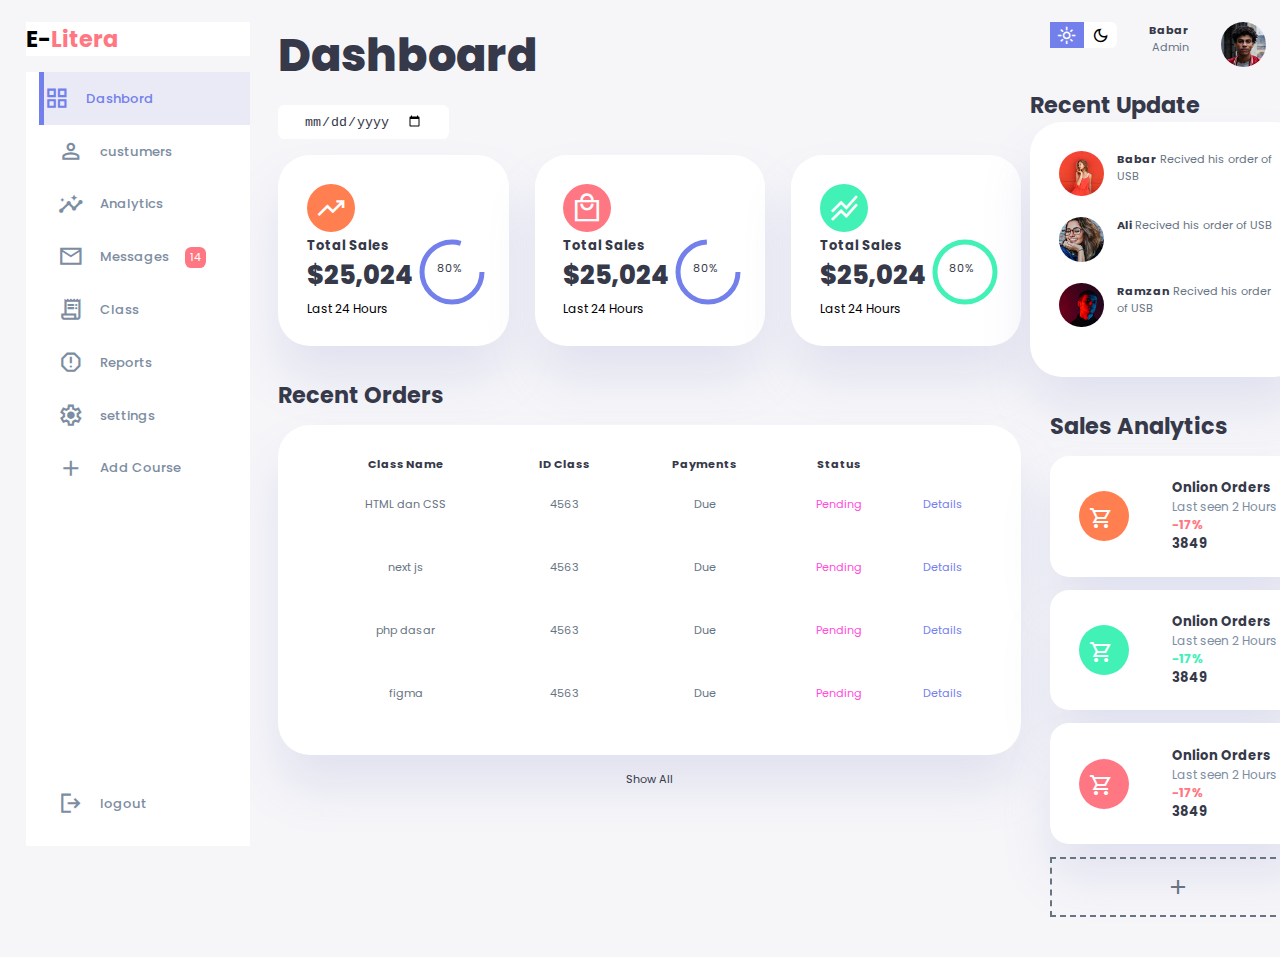
<file: index.html>
<!DOCTYPE html>
<html lang="en">
<head>
  <meta charset="UTF-8">
  <meta http-equiv="X-UA-Compatible" content="IE=edge">
  <meta name="viewport" content="width=device-width, initial-scale=1.0">
  <title>UI/UX</title>
  <link rel="stylesheet" href="https://fonts.googleapis.com/css2?family=Material+Symbols+Sharp:opsz,wght,FILL,GRAD@48,400,0,0" />
  <link rel="stylesheet" href="style.css">
</head>
<body>
   <div class="container">
      <aside>
           
         <div class="top">
           <div class="logo">
             <h2>E-<span class="danger">Litera</span> </h2>
           </div>
           <div class="close" id="close_btn">
            <span class="material-symbols-sharp">
              close
              </span>
           </div>
         </div>
         <!-- end top -->
          <div class="sidebar">

            <a href="#" class="active">
              <span class="material-symbols-sharp">grid_view </span>
              <h3>Dashbord</h3>
           </a>
           <a href="customer.html">
              <span class="material-symbols-sharp">person_outline </span>
              <h3>custumers</h3>
           </a>
           <a href="analytic.html">
              <span class="material-symbols-sharp">insights </span>
              <h3>Analytics</h3>
           </a>
           <a href="masage.html">
              <span class="material-symbols-sharp">mail_outline </span>
              <h3>Messages</h3>
              <span class="msg_count">14</span>
           </a>
           <a href="produk.html">
              <span class="material-symbols-sharp">receipt_long </span>
              <h3>Class</h3>
           </a>
           <a href="report.html">
              <span class="material-symbols-sharp">report_gmailerrorred </span>
              <h3>Reports</h3>
           </a>
           <a href="/admin2/settings/profile.html">
              <span class="material-symbols-sharp">settings </span>
              <h3>settings</h3>
           </a>
           <a href="class.html">
              <span class="material-symbols-sharp">add </span>
              <h3>Add Course</h3>
           </a>
           <a href="#">
              <span class="material-symbols-sharp">logout </span>
              <h3>logout</h3>
           </a>
             


          </div>

      </aside>
      <!-- --------------
        end asid
      -------------------- -->

      <!-- --------------
        start main part
      --------------- -->

      <main>
           <h1>Dashboard</h1>

           <div class="date">
             <input type="date" >
           </div>

        <div class="insights">

           <!-- start seling -->
            <div class="sales">
               <span class="material-symbols-sharp">trending_up</span>
               <div class="middle">

                 <div class="left">
                   <h3>Total Sales</h3>
                   <h1>$25,024</h1>
                 </div>
                  <div class="progress">
                      <svg>
                         <circle  r="30" cy="40" cx="40"></circle>
                      </svg>
                      <div class="number"><p>80%</p></div>
                  </div>

               </div>
               <small>Last 24 Hours</small>
            </div>
           <!-- end seling -->
              <!-- start expenses -->
              <div class="expenses">
                <span class="material-symbols-sharp">local_mall</span>
                <div class="middle">
 
                  <div class="left">
                    <h3>Total Sales</h3>
                    <h1>$25,024</h1>
                  </div>
                   <div class="progress">
                       <svg>
                          <circle  r="30" cy="40" cx="40"></circle>
                       </svg>
                       <div class="number"><p>80%</p></div>
                   </div>
 
                </div>
                <small>Last 24 Hours</small>
             </div>
            <!-- end seling -->
               <!-- start seling -->
               <div class="income">
                <span class="material-symbols-sharp">stacked_line_chart</span>
                <div class="middle">
 
                  <div class="left">
                    <h3>Total Sales</h3>
                    <h1>$25,024</h1>
                  </div>
                   <div class="progress">
                       <svg>
                          <circle  r="30" cy="40" cx="40"></circle>
                       </svg>
                       <div class="number"><p>80%</p></div>
                   </div>
 
                </div>
                <small>Last 24 Hours</small>
             </div>
            <!-- end seling -->

        </div>
       <!-- end insights -->
      <div class="recent_order">
         <h2>Recent Orders</h2>
         <table> 
             <thead>
              <tr>
                <th>Class Name</th>
                <th>ID Class</th>
                <th>Payments</th>
                <th>Status</th>
              </tr>
             </thead>
              <tbody>
                 <tr>
                   <td>HTML dan CSS</td>
                   <td>4563</td>
                   <td>Due</td>
                   <td class="warning">Pending</td>
                   <td class="primary">Details</td>
                 </tr>
                 <tr>
                  <td>next js</td>
                  <td>4563</td>
                  <td>Due</td>
                  <td class="warning">Pending</td>
                  <td class="primary">Details</td>
                </tr>
                <tr>
                  <td>php dasar</td>
                  <td>4563</td>
                  <td>Due</td>
                  <td class="warning">Pending</td>
                  <td class="primary">Details</td>
                </tr>
                <tr>
                  <td>figma</td>
                  <td>4563</td>
                  <td>Due</td>
                  <td class="warning">Pending</td>
                  <td class="primary">Details</td>
                </tr>
              </tbody>
         </table>
         <a href="#">Show All</a>
      </div>

      </main>
      <!------------------
         end main
        ------------------->

      <!----------------
        start right main 
      ---------------------->
    <div class="right">

<div class="top">
   <button id="menu_bar">
     <span class="material-symbols-sharp">menu</span>
   </button>

   <div class="theme-toggler">
     <span class="material-symbols-sharp active">light_mode</span>
     <span class="material-symbols-sharp">dark_mode</span>
   </div>
    <div class="profile">
       <div class="info">
           <p><b>Babar</b></p>
           <p>Admin</p>
           <small class="text-muted"></small>
       </div>
       <div class="profile-photo">
         <img src="./images/profile-1.jpg" alt=""/>
       </div>
    </div>
</div>

  <div class="recent_updates">
     <h2>Recent Update</h2>
   <div class="updates">
      <div class="update">
         <div class="profile-photo">
            <img src="./images/profile-4.jpg" alt=""/>
         </div>
        <div class="message">
           <p><b>Babar</b> Recived his order of USB</p>
        </div>
      </div>
      <div class="update">
        <div class="profile-photo">
        <img src="./images/profile-3.jpg" alt=""/>
        </div>
       <div class="message">
          <p><b>Ali</b> Recived his order of USB</p>
       </div>
     </div>
     <div class="update">
      <div class="profile-photo">
         <img src="./images/profile-2.jpg" alt=""/>
      </div>
     <div class="message">
        <p><b>Ramzan</b> Recived his order of USB</p>
     </div>
   </div>
  </div>
  </div>


   <div class="sales-analytics">
     <h2>Sales Analytics</h2>

      <div class="item onlion">
        <div class="icon">
          <span class="material-symbols-sharp">shopping_cart</span>
        </div>
        <div class="right_text">
          <div class="info">
            <h3>Onlion Orders</h3>
            <small class="text-muted">Last seen 2 Hours</small>
          </div>
          <h5 class="danger">-17%</h5>
          <h3>3849</h3>
        </div>
      </div>
      <div class="item onlion">
        <div class="icon">
          <span class="material-symbols-sharp">shopping_cart</span>
        </div>
        <div class="right_text">
          <div class="info">
            <h3>Onlion Orders</h3>
            <small class="text-muted">Last seen 2 Hours</small>
          </div>
          <h5 class="success">-17%</h5>
          <h3>3849</h3>
        </div>
      </div>
      <div class="item onlion">
        <div class="icon">
          <span class="material-symbols-sharp">shopping_cart</span>
        </div>
        <div class="right_text">
          <div class="info">
            <h3>Onlion Orders</h3>
            <small class="text-muted">Last seen 2 Hours</small>
          </div>
          <h5 class="danger">-17%</h5>
          <h3>3849</h3>
        </div>
      </div>
   
  

    </div>
      <div class="item add_product">
            <div>
            <span class="material-symbols-sharp">add</span>
            </div>
     </div>
    </div>
   </div>
   <script src="script.js"></script>
</body>
</html>
</file>
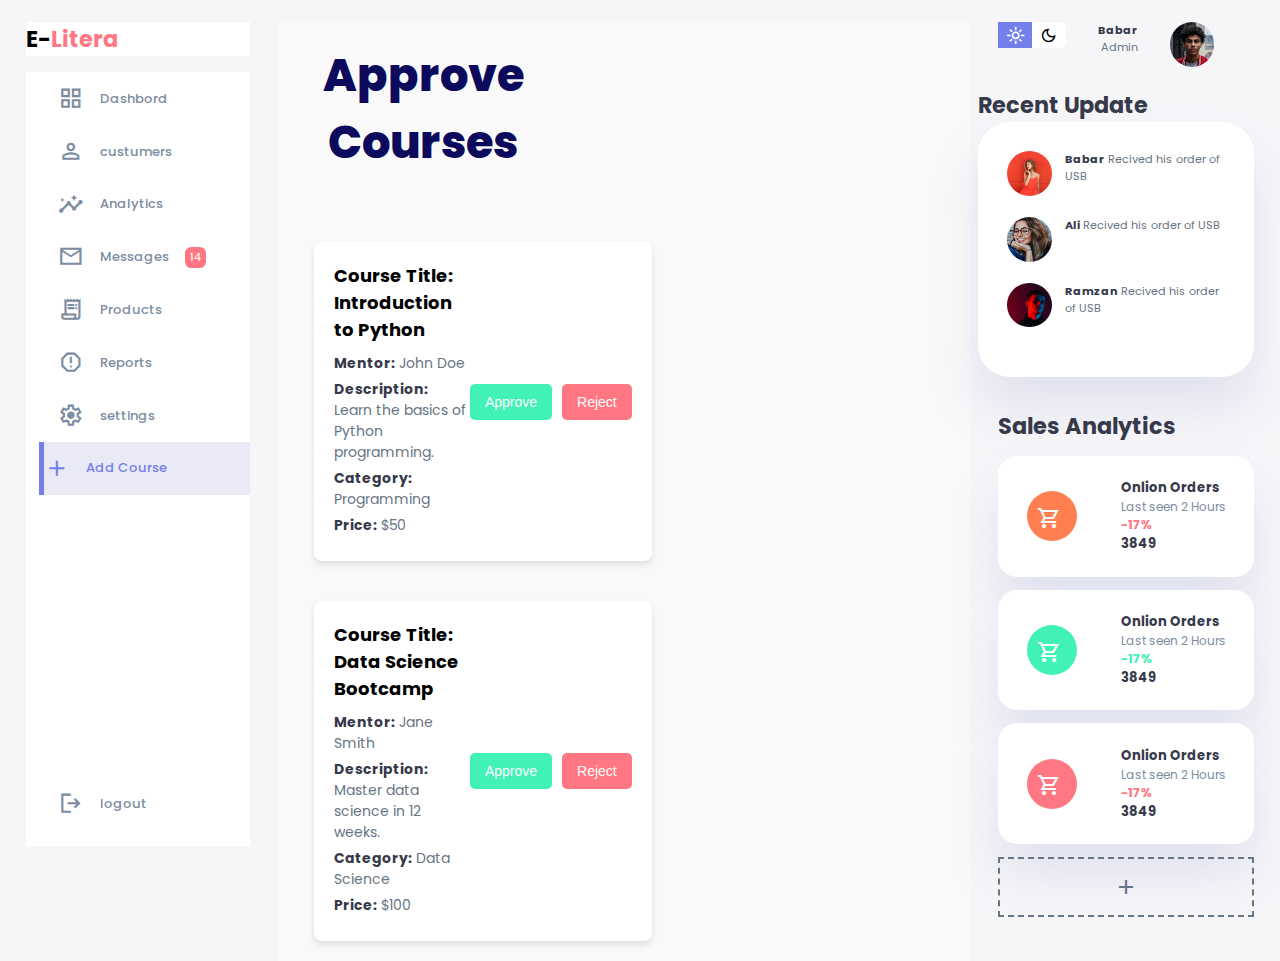
<file: addclass.html>
<!DOCTYPE html>
<html lang="en">
<head>
  <meta charset="UTF-8">
  <meta http-equiv="X-UA-Compatible" content="IE=edge">
  <meta name="viewport" content="width=device-width, initial-scale=1.0">
  <title>UI/UX</title>
  <link rel="stylesheet" href="https://fonts.googleapis.com/css2?family=Material+Symbols+Sharp:opsz,wght,FILL,GRAD@48,400,0,0" />
  <link rel="stylesheet" href="addclass.css">
</head>
<body>
   <div class="container">
      <aside>
           
         <div class="top">
           <div class="logo">
             <h2>E-<span class="danger">Litera</span> </h2>
           </div>
           <div class="close" id="close_btn">
            <span class="material-symbols-sharp">
              close
              </span>
           </div>
         </div>
         <!-- end top -->
          <div class="sidebar">

            <a href="index.html">
              <span class="material-symbols-sharp">grid_view </span>
              <h3>Dashbord</h3>
           </a>
           <a href="customer.html" >
              <span class="material-symbols-sharp">person_outline </span>
              <h3>custumers</h3>
           </a>
           <a href="analytic.html">
              <span class="material-symbols-sharp">insights </span>
              <h3>Analytics</h3>
           </a>
           <a href="masage.html">
              <span class="material-symbols-sharp">mail_outline </span>
              <h3>Messages</h3>
              <span class="msg_count">14</span>
           </a>
           <a href="produk.html">
              <span class="material-symbols-sharp">receipt_long </span>
              <h3>Products</h3>
           </a>
           <a href="report.html">
              <span class="material-symbols-sharp">report_gmailerrorred </span>
              <h3>Reports</h3>
           </a>
           <a href="/admin2/settings/profile.html">
              <span class="material-symbols-sharp">settings </span>
              <h3>settings</h3>
           </a>
           <a href="#" class="active">
              <span class="material-symbols-sharp">add </span>
              <h3>Add Course</h3>
           </a>
           <a href="#">
              <span class="material-symbols-sharp">logout </span>
              <h3>logout</h3>
           </a>
          </div>
      </aside>

      <main>
           <div class="main-content">
            <div class="container">
              <h1>Approve Courses</h1>
              <div class="course-list">
                <!-- Contoh 1 -->
                <div class="course-card">
                  <div class="course-info">
                    <h3>Course Title: <span>Introduction to Python</span></h3>
                    <p><b>Mentor:</b> John Doe</p>
                    <p><b>Description:</b> Learn the basics of Python programming.</p>
                    <p><b>Category:</b> Programming</p>
                    <p><b>Price:</b> $50</p>
                  </div>
                  <div class="course-actions">
                    <button class="btn approve-btn">Approve</button>
                    <button class="btn reject-btn">Reject</button>
                  </div>
                </div>
                
                <!-- Contoh 2 -->
                <div class="course-card">
                  <div class="course-info">
                    <h3>Course Title: <span>Data Science Bootcamp</span></h3>
                    <p><b>Mentor:</b> Jane Smith</p>
                    <p><b>Description:</b> Master data science in 12 weeks.</p>
                    <p><b>Category:</b> Data Science</p>
                    <p><b>Price:</b> $100</p>
                  </div>
                  <div class="course-actions">
                    <button class="btn approve-btn">Approve</button>
                    <button class="btn reject-btn">Reject</button>
                  </div>
                </div>
          
                <!-- Tambahkan course lain di sini -->
              </div>
            </div>
          </div>
          
      </main>

    <div class="right">

<div class="top">
   <button id="menu_bar">
     <span class="material-symbols-sharp">menu</span>
   </button>

   <div class="theme-toggler">
     <span class="material-symbols-sharp active">light_mode</span>
     <span class="material-symbols-sharp">dark_mode</span>
   </div>
    <div class="profile">
       <div class="info">
           <p><b>Babar</b></p>
           <p>Admin</p>
           <small class="text-muted"></small>
       </div>
       <div class="profile-photo">
         <img src="./images/profile-1.jpg" alt=""/>
       </div>
    </div>
</div>

  <div class="recent_updates">
     <h2>Recent Update</h2>
   <div class="updates">
      <div class="update">
         <div class="profile-photo">
            <img src="./images/profile-4.jpg" alt=""/>
         </div>
        <div class="message">
           <p><b>Babar</b> Recived his order of USB</p>
        </div>
      </div>
      <div class="update">
        <div class="profile-photo">
        <img src="./images/profile-3.jpg" alt=""/>
        </div>
       <div class="message">
          <p><b>Ali</b> Recived his order of USB</p>
       </div>
     </div>
     <div class="update">
      <div class="profile-photo">
         <img src="./images/profile-2.jpg" alt=""/>
      </div>
     <div class="message">
        <p><b>Ramzan</b> Recived his order of USB</p>
     </div>
   </div>
  </div>
  </div>


   <div class="sales-analytics">
     <h2>Sales Analytics</h2>

      <div class="item onlion">
        <div class="icon">
          <span class="material-symbols-sharp">shopping_cart</span>
        </div>
        <div class="right_text">
          <div class="info">
            <h3>Onlion Orders</h3>
            <small class="text-muted">Last seen 2 Hours</small>
          </div>
          <h5 class="danger">-17%</h5>
          <h3>3849</h3>
        </div>
      </div>
      <div class="item onlion">
        <div class="icon">
          <span class="material-symbols-sharp">shopping_cart</span>
        </div>
        <div class="right_text">
          <div class="info">
            <h3>Onlion Orders</h3>
            <small class="text-muted">Last seen 2 Hours</small>
          </div>
          <h5 class="success">-17%</h5>
          <h3>3849</h3>
        </div>
      </div>
      <div class="item onlion">
        <div class="icon">
          <span class="material-symbols-sharp">shopping_cart</span>
        </div>
        <div class="right_text">
          <div class="info">
            <h3>Onlion Orders</h3>
            <small class="text-muted">Last seen 2 Hours</small>
          </div>
          <h5 class="danger">-17%</h5>
          <h3>3849</h3>
        </div>
      </div>
   
  

    </div>
      <div class="item add_product">
            <div>
            <span class="material-symbols-sharp">add</span>
            </div>
     </div>
    </div>
   </div>
   <script src="addclass.js"></script>
</body>
</html>
</file>
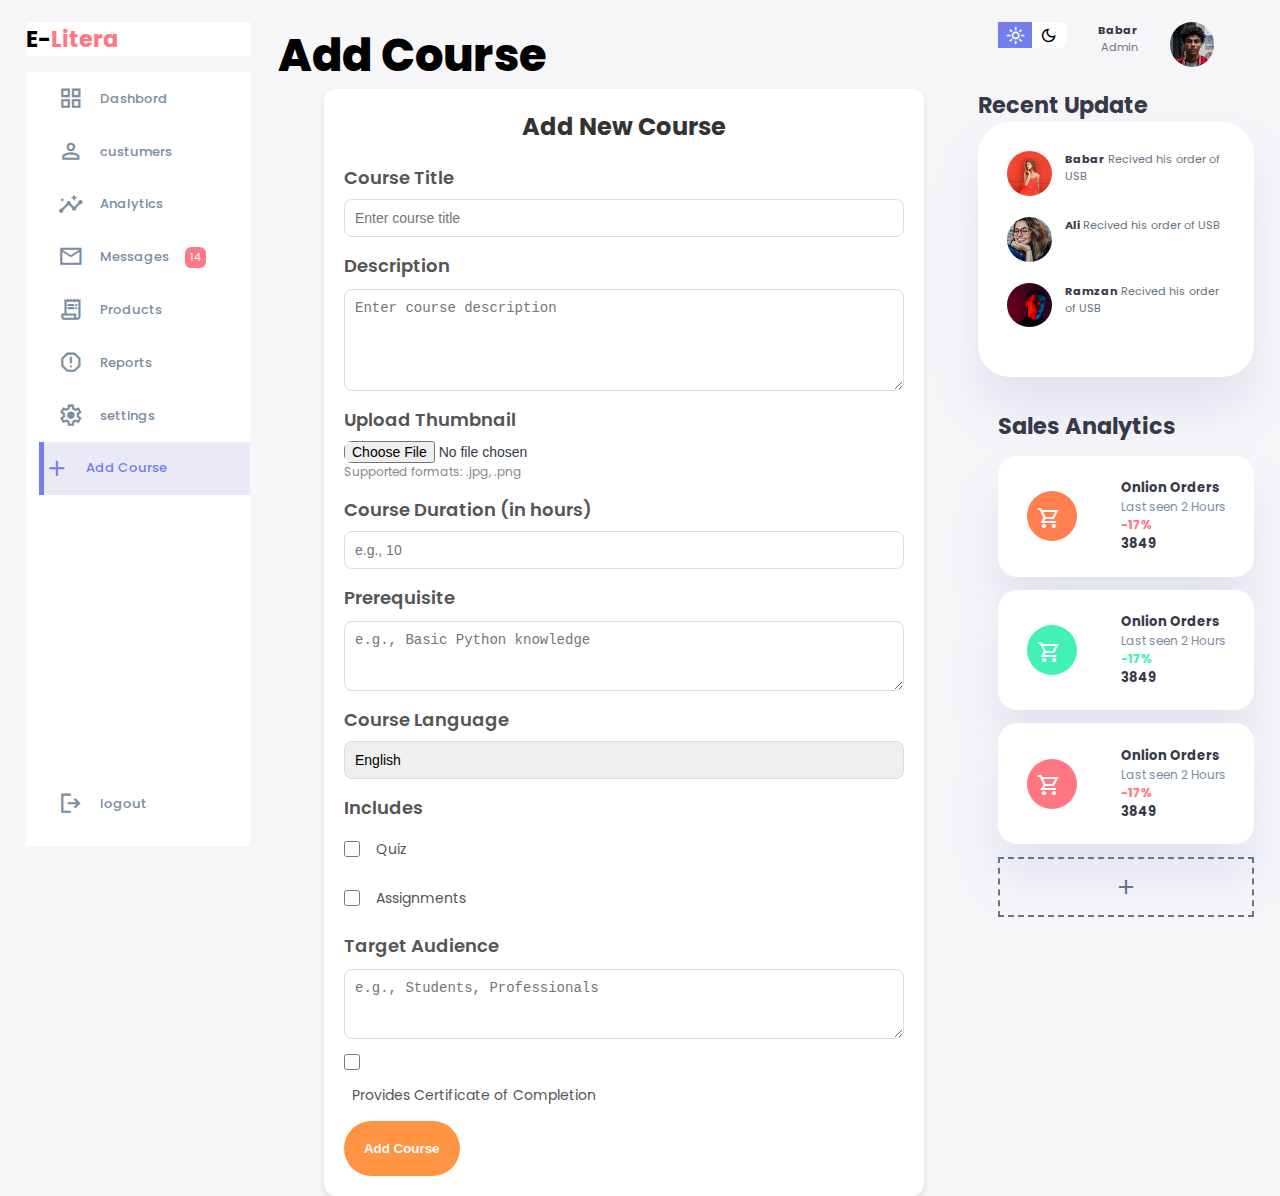
<file: class.html>
<!DOCTYPE html>
<html lang="en">
<head>
  <meta charset="UTF-8">
  <meta http-equiv="X-UA-Compatible" content="IE=edge">
  <meta name="viewport" content="width=device-width, initial-scale=1.0">
  <title>UI/UX</title>
  <link rel="stylesheet" href="https://fonts.googleapis.com/css2?family=Material+Symbols+Sharp:opsz,wght,FILL,GRAD@48,400,0,0" />
  <link rel="stylesheet" href="class.css">
</head>
<body>
   <div class="container">
      <aside>
           
         <div class="top">
           <div class="logo">
             <h2>E-<span class="danger">Litera</span> </h2>
           </div>
           <div class="close" id="close_btn">
            <span class="material-symbols-sharp">
              close
              </span>
           </div>
         </div>
         <!-- end top -->
          <div class="sidebar">

            <a href="index.html">
              <span class="material-symbols-sharp">grid_view </span>
              <h3>Dashbord</h3>
           </a>
           <a href="customer.html" >
              <span class="material-symbols-sharp">person_outline </span>
              <h3>custumers</h3>
           </a>
           <a href="analytic.html">
              <span class="material-symbols-sharp">insights </span>
              <h3>Analytics</h3>
           </a>
           <a href="masage.html">
              <span class="material-symbols-sharp">mail_outline </span>
              <h3>Messages</h3>
              <span class="msg_count">14</span>
           </a>
           <a href="produk.html">
              <span class="material-symbols-sharp">receipt_long </span>
              <h3>Products</h3>
           </a>
           <a href="report.html">
              <span class="material-symbols-sharp">report_gmailerrorred </span>
              <h3>Reports</h3>
           </a>
           <a href="/admin2/settings/profile.html">
              <span class="material-symbols-sharp">settings </span>
              <h3>settings</h3>
           </a>
           <a href="#" class="active">
              <span class="material-symbols-sharp">add </span>
              <h3>Add Course</h3>
           </a>
           <a href="#">
              <span class="material-symbols-sharp">logout </span>
              <h3>logout</h3>
           </a>
          </div>
      </aside>

      <main>
           <h1>Add Course</h1>

           <div class="add-course-container">
            <h2>Add New Course</h2>
            <form id="add-course-form">
                <!-- Course Title -->
                <div class="form-group">
                    <label for="course-title">Course Title</label>
                    <input type="text" id="course-title" name="course-title" placeholder="Enter course title" required>
                </div>
        
                <!-- Description -->
                <div class="form-group">
                    <label for="course-description">Description</label>
                    <textarea id="course-description" name="course-description" rows="5" placeholder="Enter course description" required></textarea>
                </div>
        
                <!-- Thumbnail -->
                <div class="form-group">
                    <label for="course-thumbnail">Upload Thumbnail</label>
                    <input type="file" id="course-thumbnail" name="course-thumbnail" accept="image/*">
                    <small>Supported formats: .jpg, .png</small>
                </div>
        
                <!-- Duration -->
                <div class="form-group">
                    <label for="course-duration">Course Duration (in hours)</label>
                    <input type="number" id="course-duration" name="course-duration" placeholder="e.g., 10" min="1" required>
                </div>
        
                <!-- Prerequisite -->
                <div class="form-group">
                    <label for="course-prerequisite">Prerequisite</label>
                    <textarea id="course-prerequisite" name="course-prerequisite" rows="3" placeholder="e.g., Basic Python knowledge"></textarea>
                </div>
        
                <!-- Language -->
                <div class="form-group">
                    <label for="course-language">Course Language</label>
                    <select id="course-language" name="course-language">
                        <option value="english">English</option>
                        <option value="indonesian">Indonesian</option>
                        <option value="spanish">Spanish</option>
                        <option value="other">Other</option>
                    </select>
                </div>
        
                <!-- Includes -->
                <div class="form-group">
                  <label>Includes</label>
                  <!-- Quiz -->
                  <div>
                      <input type="checkbox" id="quiz" name="includes[]" value="quiz">
                      <label for="quiz">Quiz</label>
                      <textarea id="quiz-details" name="quiz-details" placeholder="Describe the quiz details" style="display: none;"></textarea>
                  </div>
                  <!-- Assignments -->
                  <div>
                      <input type="checkbox" id="assignments" name="includes[]" value="assignments">
                      <label for="assignments">Assignments</label>
                      <textarea id="assignments-details" name="assignments-details" placeholder="Describe the assignment details" style="display: none;"></textarea>
                  </div>
              </div>
              
              
        
                <!-- Target Audience -->
                <div class="form-group">
                    <label for="course-audience">Target Audience</label>
                    <textarea id="course-audience" name="course-audience" rows="3" placeholder="e.g., Students, Professionals"></textarea>
                </div>
        
                <!-- Certificate -->
                <div class="form-group">
                    <input type="checkbox" id="certificate" name="certificate">
                    <label for="certificate">Provides Certificate of Completion</label>
                </div>
        
                <!-- Submit Button -->
                <button type="submit">Add Course</button>
            </form>
        </div>
        
      </main>
      <!------------------
         end main
        ------------------->

      <!----------------
        start right main 
      ---------------------->
    <div class="right">

<div class="top">
   <button id="menu_bar">
     <span class="material-symbols-sharp">menu</span>
   </button>

   <div class="theme-toggler">
     <span class="material-symbols-sharp active">light_mode</span>
     <span class="material-symbols-sharp">dark_mode</span>
   </div>
    <div class="profile">
       <div class="info">
           <p><b>Babar</b></p>
           <p>Admin</p>
           <small class="text-muted"></small>
       </div>
       <div class="profile-photo">
         <img src="./images/profile-1.jpg" alt=""/>
       </div>
    </div>
</div>

  <div class="recent_updates">
     <h2>Recent Update</h2>
   <div class="updates">
      <div class="update">
         <div class="profile-photo">
            <img src="./images/profile-4.jpg" alt=""/>
         </div>
        <div class="message">
           <p><b>Babar</b> Recived his order of USB</p>
        </div>
      </div>
      <div class="update">
        <div class="profile-photo">
        <img src="./images/profile-3.jpg" alt=""/>
        </div>
       <div class="message">
          <p><b>Ali</b> Recived his order of USB</p>
       </div>
     </div>
     <div class="update">
      <div class="profile-photo">
         <img src="./images/profile-2.jpg" alt=""/>
      </div>
     <div class="message">
        <p><b>Ramzan</b> Recived his order of USB</p>
     </div>
   </div>
  </div>
  </div>


   <div class="sales-analytics">
     <h2>Sales Analytics</h2>

      <div class="item onlion">
        <div class="icon">
          <span class="material-symbols-sharp">shopping_cart</span>
        </div>
        <div class="right_text">
          <div class="info">
            <h3>Onlion Orders</h3>
            <small class="text-muted">Last seen 2 Hours</small>
          </div>
          <h5 class="danger">-17%</h5>
          <h3>3849</h3>
        </div>
      </div>
      <div class="item onlion">
        <div class="icon">
          <span class="material-symbols-sharp">shopping_cart</span>
        </div>
        <div class="right_text">
          <div class="info">
            <h3>Onlion Orders</h3>
            <small class="text-muted">Last seen 2 Hours</small>
          </div>
          <h5 class="success">-17%</h5>
          <h3>3849</h3>
        </div>
      </div>
      <div class="item onlion">
        <div class="icon">
          <span class="material-symbols-sharp">shopping_cart</span>
        </div>
        <div class="right_text">
          <div class="info">
            <h3>Onlion Orders</h3>
            <small class="text-muted">Last seen 2 Hours</small>
          </div>
          <h5 class="danger">-17%</h5>
          <h3>3849</h3>
        </div>
      </div>
   
  

    </div>
      <div class="item add_product">
            <div>
            <span class="material-symbols-sharp">add</span>
            </div>
     </div>
    </div>
   </div>
   <script src="class.js"></script>
</body>
</html>
</file>
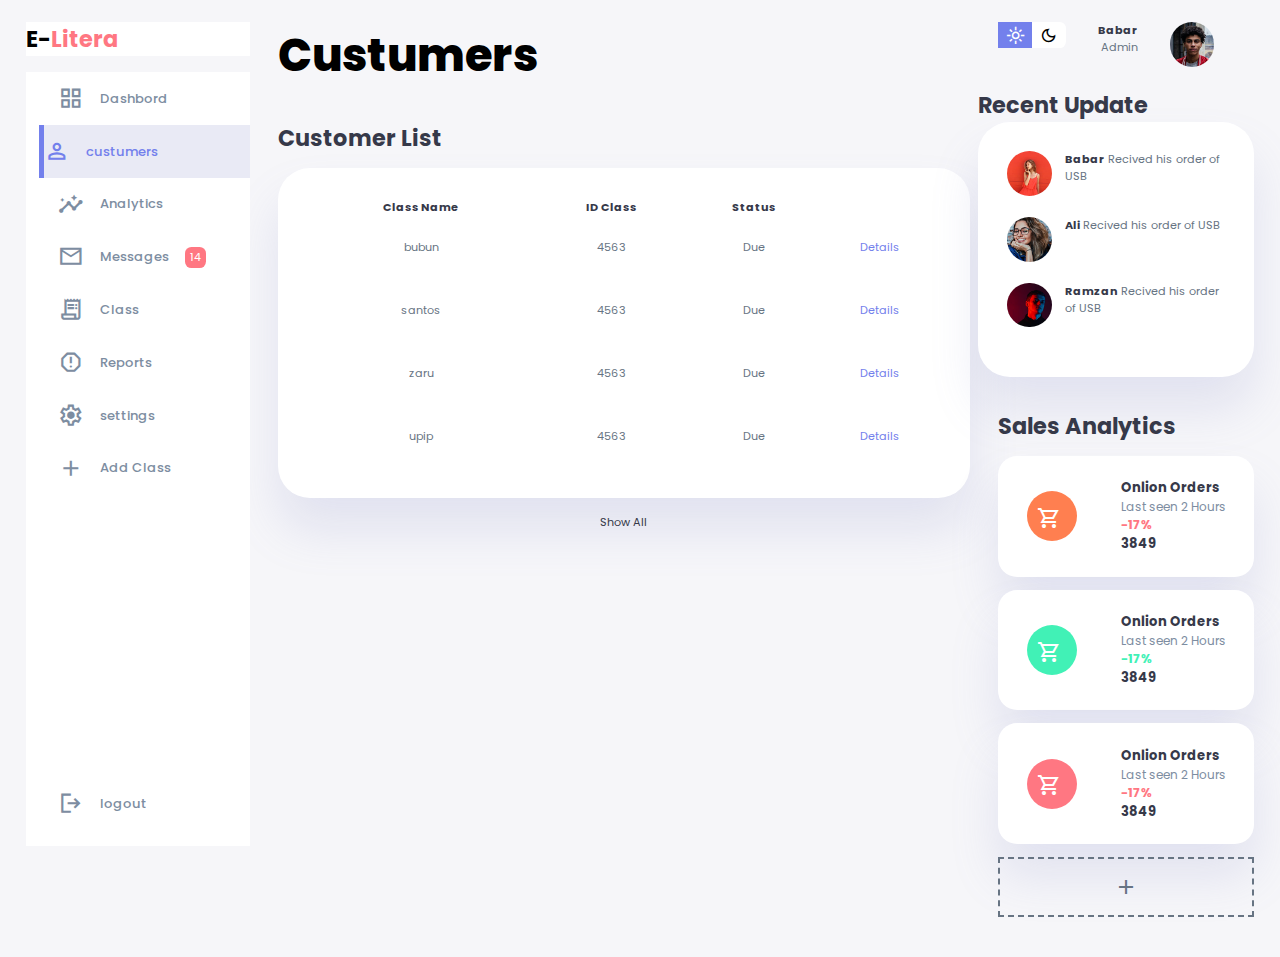
<file: customer.html>
<!DOCTYPE html>
<html lang="en">
<head>
  <meta charset="UTF-8">
  <meta http-equiv="X-UA-Compatible" content="IE=edge">
  <meta name="viewport" content="width=device-width, initial-scale=1.0">
  <title>UI/UX</title>
  <link rel="stylesheet" href="https://fonts.googleapis.com/css2?family=Material+Symbols+Sharp:opsz,wght,FILL,GRAD@48,400,0,0" />
  <link rel="stylesheet" href="customer.css">
</head>
<body>
   <div class="container">
      <aside>
           
         <div class="top">
           <div class="logo">
             <h2>E-<span class="danger">Litera</span> </h2>
           </div>
           <div class="close" id="close_btn">
            <span class="material-symbols-sharp">
              close
              </span>
           </div>
         </div>
         <!-- end top -->
          <div class="sidebar">

            <a href="index.html">
              <span class="material-symbols-sharp">grid_view </span>
              <h3>Dashbord</h3>
           </a>
           <a href="#" class="active">
              <span class="material-symbols-sharp">person_outline </span>
              <h3>custumers</h3>
           </a>
           <a href="analytic.html">
              <span class="material-symbols-sharp">insights </span>
              <h3>Analytics</h3>
           </a>
           <a href="masage.html">
              <span class="material-symbols-sharp">mail_outline </span>
              <h3>Messages</h3>
              <span class="msg_count">14</span>
           </a>
           <a href="produk.html">
              <span class="material-symbols-sharp">receipt_long </span>
              <h3>Class</h3>
           </a>
           <a href="report.html">
              <span class="material-symbols-sharp">report_gmailerrorred </span>
              <h3>Reports</h3>
           </a>
           <a href="/admin2/settings/profile.html">
              <span class="material-symbols-sharp">settings </span>
              <h3>settings</h3>
           </a>
           <a href="class.html">
              <span class="material-symbols-sharp">add </span>
              <h3>Add Class</h3>
           </a>
           <a href="#">
              <span class="material-symbols-sharp">logout </span>
              <h3>logout</h3>
           </a>
          </div>
      </aside>

      <main>
        <h1>Custumers</h1>

      <div class="recent_order">
         <h2>Customer List</h2>
         <table> 
             <thead>
              <tr>
                <th>Class Name</th>
                <th>ID Class</th>
                <!-- <th>Payments</th> -->
                <th>Status</th>
              </tr>
             </thead>
              <tbody>
                 <tr>
                   <td>bubun</td>
                   <td>4563</td>
                   <td>Due</td>
                   <!-- <td class="warning">Pending</td> -->
                   <td class="primary">Details</td>
                 </tr>
                 <tr>
                  <td>santos</td>
                  <td>4563</td>
                  <td>Due</td>
                  <!-- <td class="warning">Pending</td> -->
                  <td class="primary">Details</td>
                </tr>
                <tr>
                  <td>zaru</td>
                  <td>4563</td>
                  <td>Due</td>
                  <!-- <td class="warning">Pending</td> -->
                  <td class="primary">Details</td>
                </tr>
                <tr>
                  <td>upip</td>
                  <td>4563</td>
                  <td>Due</td>
                  <!-- <td class="warning">Pending</td> -->
                  <td class="primary">Details</td>
                </tr>
              </tbody>
         </table>
         <a href="#">Show All</a>
      </div>

      </main>
      <!------------------
         end main
        ------------------->

      <!----------------
        start right main 
      ---------------------->
    <div class="right">

<div class="top">
   <button id="menu_bar">
     <span class="material-symbols-sharp">menu</span>
   </button>

   <div class="theme-toggler">
     <span class="material-symbols-sharp active">light_mode</span>
     <span class="material-symbols-sharp">dark_mode</span>
   </div>
    <div class="profile">
       <div class="info">
           <p><b>Babar</b></p>
           <p>Admin</p>
           <small class="text-muted"></small>
       </div>
       <div class="profile-photo">
         <img src="./images/profile-1.jpg" alt=""/>
       </div>
    </div>
</div>

  <div class="recent_updates">
     <h2>Recent Update</h2>
   <div class="updates">
      <div class="update">
         <div class="profile-photo">
            <img src="./images/profile-4.jpg" alt=""/>
         </div>
        <div class="message">
           <p><b>Babar</b> Recived his order of USB</p>
        </div>
      </div>
      <div class="update">
        <div class="profile-photo">
        <img src="./images/profile-3.jpg" alt=""/>
        </div>
       <div class="message">
          <p><b>Ali</b> Recived his order of USB</p>
       </div>
     </div>
     <div class="update">
      <div class="profile-photo">
         <img src="./images/profile-2.jpg" alt=""/>
      </div>
     <div class="message">
        <p><b>Ramzan</b> Recived his order of USB</p>
     </div>
   </div>
  </div>
  </div>


   <div class="sales-analytics">
     <h2>Sales Analytics</h2>

      <div class="item onlion">
        <div class="icon">
          <span class="material-symbols-sharp">shopping_cart</span>
        </div>
        <div class="right_text">
          <div class="info">
            <h3>Onlion Orders</h3>
            <small class="text-muted">Last seen 2 Hours</small>
          </div>
          <h5 class="danger">-17%</h5>
          <h3>3849</h3>
        </div>
      </div>
      <div class="item onlion">
        <div class="icon">
          <span class="material-symbols-sharp">shopping_cart</span>
        </div>
        <div class="right_text">
          <div class="info">
            <h3>Onlion Orders</h3>
            <small class="text-muted">Last seen 2 Hours</small>
          </div>
          <h5 class="success">-17%</h5>
          <h3>3849</h3>
        </div>
      </div>
      <div class="item onlion">
        <div class="icon">
          <span class="material-symbols-sharp">shopping_cart</span>
        </div>
        <div class="right_text">
          <div class="info">
            <h3>Onlion Orders</h3>
            <small class="text-muted">Last seen 2 Hours</small>
          </div>
          <h5 class="danger">-17%</h5>
          <h3>3849</h3>
        </div>
      </div>
   
  

    </div>
      <div class="item add_product">
            <div>
            <span class="material-symbols-sharp">add</span>
            </div>
     </div>
    </div>
   </div>
   <script src="script.js"></script>
</body>
</html>
</file>
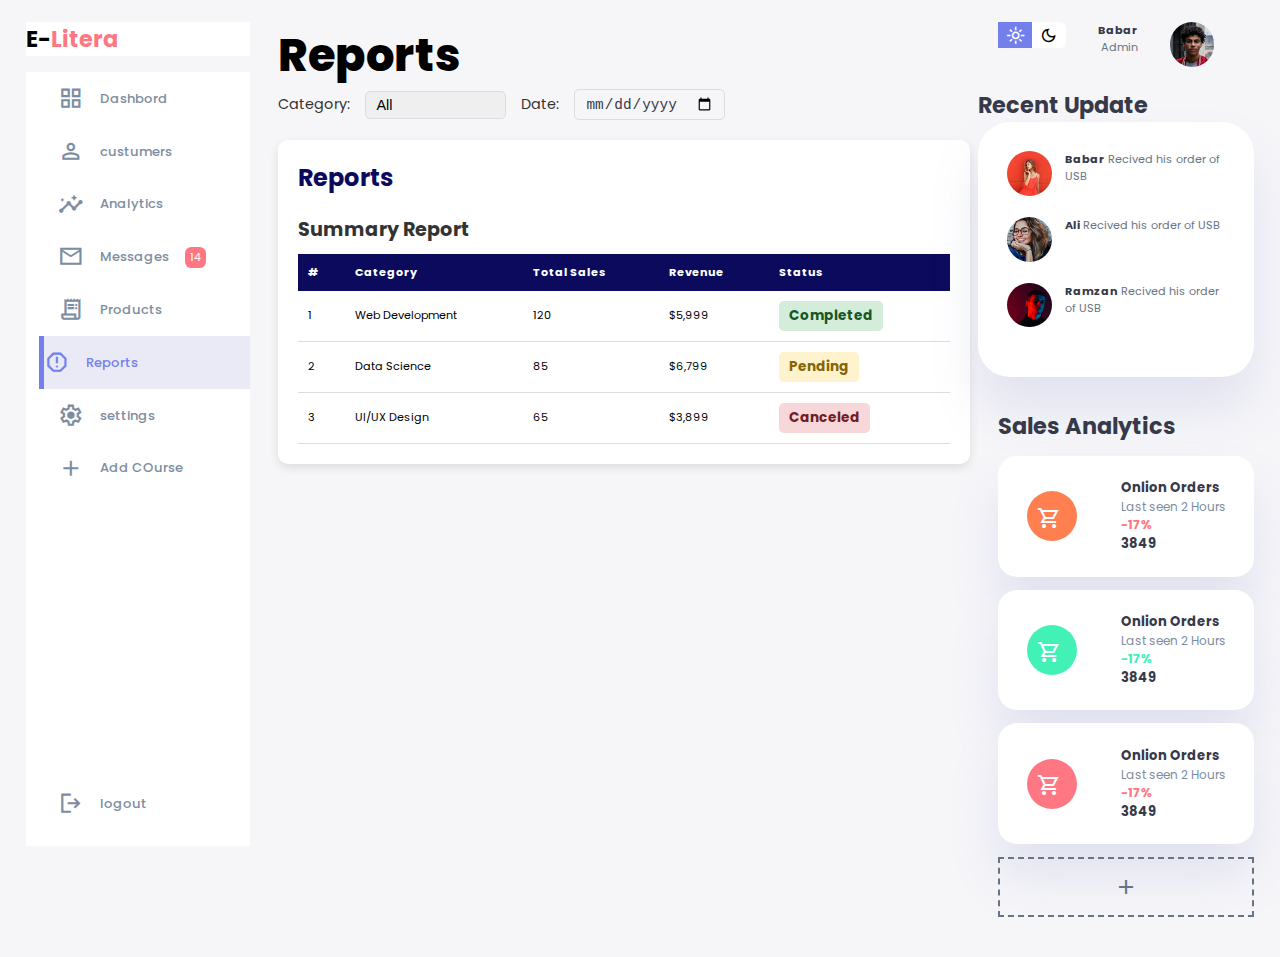
<file: report.html>
<!DOCTYPE html>
<html lang="en">
<head>
  <meta charset="UTF-8">
  <meta http-equiv="X-UA-Compatible" content="IE=edge">
  <meta name="viewport" content="width=device-width, initial-scale=1.0">
  <title>UI/UX</title>
  <link rel="stylesheet" href="https://fonts.googleapis.com/css2?family=Material+Symbols+Sharp:opsz,wght,FILL,GRAD@48,400,0,0" />
  <link rel="stylesheet" href="report.css">
</head>
<body>
   <div class="container">
      <aside>
           
         <div class="top">
           <div class="logo">
             <h2>E-<span class="danger">Litera</span> </h2>
           </div>
           <div class="close" id="close_btn">
            <span class="material-symbols-sharp">
              close
              </span>
           </div>
         </div>
         <!-- end top -->
          <div class="sidebar">

            <a href="index.html">
              <span class="material-symbols-sharp">grid_view </span>
              <h3>Dashbord</h3>
           </a>
           <a href="customer.html" >
              <span class="material-symbols-sharp">person_outline </span>
              <h3>custumers</h3>
           </a>
           <a href="analytic.html">
              <span class="material-symbols-sharp">insights </span>
              <h3>Analytics</h3>
           </a>
           <a href="masage.html">
              <span class="material-symbols-sharp">mail_outline </span>
              <h3>Messages</h3>
              <span class="msg_count">14</span>
           </a>
           <a href="produk.html">
              <span class="material-symbols-sharp">receipt_long </span>
              <h3>Products</h3>
           </a>
           <a href="#" class="active">
              <span class="material-symbols-sharp">report_gmailerrorred </span>
              <h3>Reports</h3>
           </a>
           <a href="/admin2/settings/profile.html">
              <span class="material-symbols-sharp">settings </span>
              <h3>settings</h3>
           </a>
           <a href="class.html">
              <span class="material-symbols-sharp">add </span>
              <h3>Add COurse</h3>
           </a>
           <a href="#">
              <span class="material-symbols-sharp">logout </span>
              <h3>logout</h3>
           </a>
          </div>
      </aside>

      <main>
           <h1>Reports</h1>

           <div class="filter_controls">
            <label for="category_filter">Category:</label>
            <select id="category_filter">
              <option value="all">All</option>
              <option value="web">Web Development</option>
              <option value="data">Data Science</option>
              <option value="uiux">UI/UX Design</option>
            </select>
          
            <label for="date_filter">Date:</label>
            <input type="date" id="date_filter">
          </div>

           <div class="reports_section">
            <h2>Reports</h2>
            <div class="reports_container">
              <!-- Report Table -->
              <div class="report_table">
                <h3>Summary Report</h3>
                <table>
                  <thead>
                    <tr>
                      <th>#</th>
                      <th>Category</th>
                      <th>Total Sales</th>
                      <th>Revenue</th>
                      <th>Status</th>
                    </tr>
                  </thead>
                  <tbody>
                    <tr>
                      <td>1</td>
                      <td>Web Development</td>
                      <td>120</td>
                      <td>$5,999</td>
                      <td><span class="status success">Completed</span></td>
                    </tr>
                    <tr>
                      <td>2</td>
                      <td>Data Science</td>
                      <td>85</td>
                      <td>$6,799</td>
                      <td><span class="status warning">Pending</span></td>
                    </tr>
                    <tr>
                      <td>3</td>
                      <td>UI/UX Design</td>
                      <td>65</td>
                      <td>$3,899</td>
                      <td><span class="status danger">Canceled</span></td>
                    </tr>
                  </tbody>
                </table>
              </div>
          
              <!-- Report Chart -->
              <!-- <div class="report_chart">
                <h3>Revenue Overview</h3>
                <div class="chart_placeholder">
                  <p>Chart Placeholder</p>
                </div>
              </div> -->
            </div>
          </div>
          
      </main>
      <!------------------
         end main
        ------------------->

      <!----------------
        start right main 
      ---------------------->
    <div class="right">

<div class="top">
   <button id="menu_bar">
     <span class="material-symbols-sharp">menu</span>
   </button>

   <div class="theme-toggler">
     <span class="material-symbols-sharp active">light_mode</span>
     <span class="material-symbols-sharp">dark_mode</span>
   </div>
    <div class="profile">
       <div class="info">
           <p><b>Babar</b></p>
           <p>Admin</p>
           <small class="text-muted"></small>
       </div>
       <div class="profile-photo">
         <img src="./images/profile-1.jpg" alt=""/>
       </div>
    </div>
</div>

  <div class="recent_updates">
     <h2>Recent Update</h2>
   <div class="updates">
      <div class="update">
         <div class="profile-photo">
            <img src="./images/profile-4.jpg" alt=""/>
         </div>
        <div class="message">
           <p><b>Babar</b> Recived his order of USB</p>
        </div>
      </div>
      <div class="update">
        <div class="profile-photo">
        <img src="./images/profile-3.jpg" alt=""/>
        </div>
       <div class="message">
          <p><b>Ali</b> Recived his order of USB</p>
       </div>
     </div>
     <div class="update">
      <div class="profile-photo">
         <img src="./images/profile-2.jpg" alt=""/>
      </div>
     <div class="message">
        <p><b>Ramzan</b> Recived his order of USB</p>
     </div>
   </div>
  </div>
  </div>


   <div class="sales-analytics">
     <h2>Sales Analytics</h2>

      <div class="item onlion">
        <div class="icon">
          <span class="material-symbols-sharp">shopping_cart</span>
        </div>
        <div class="right_text">
          <div class="info">
            <h3>Onlion Orders</h3>
            <small class="text-muted">Last seen 2 Hours</small>
          </div>
          <h5 class="danger">-17%</h5>
          <h3>3849</h3>
        </div>
      </div>
      <div class="item onlion">
        <div class="icon">
          <span class="material-symbols-sharp">shopping_cart</span>
        </div>
        <div class="right_text">
          <div class="info">
            <h3>Onlion Orders</h3>
            <small class="text-muted">Last seen 2 Hours</small>
          </div>
          <h5 class="success">-17%</h5>
          <h3>3849</h3>
        </div>
      </div>
      <div class="item onlion">
        <div class="icon">
          <span class="material-symbols-sharp">shopping_cart</span>
        </div>
        <div class="right_text">
          <div class="info">
            <h3>Onlion Orders</h3>
            <small class="text-muted">Last seen 2 Hours</small>
          </div>
          <h5 class="danger">-17%</h5>
          <h3>3849</h3>
        </div>
      </div>
   
  

    </div>
      <div class="item add_product">
            <div>
            <span class="material-symbols-sharp">add</span>
            </div>
     </div>
    </div>
   </div>
   <script src="script.js"></script>
</body>
</html>
</file>
<file: style.css>
@import url('https://fonts.googleapis.com/css2?family=Poppins:ital,wght@0,500;0,600;0,700;0,800;1,600&display=swap');


/* variables */


:root {
  --clr-primary: #7380ec;
  --clr-danger: #ff7782;
  --clr-success: #41f1b6;
  --clr-white: #fff;
  --clr-info-dark: #7d8da1;
  --clr-info-light: #dce1eb;
  --clr-dark: #363949;
  --clr-warnig: #ff4edc;
  --clr-light: rgba(132, 139, 200, 0.18);
  --clr-primary-variant: #111e88;
  --clr-dark-variant: #677483;
  --clr-color-background: #f6f6f9;

  --card-border-radius: 2rem;
  --border-radius-1: 0.4rem;
  --border-radius-2: 0.8rem;
  --border-radius-3: 1.2rem;

  --card-padding: 1.8rem;
  --padding-1: 1.2rem;
  --box-shadow: 0 2rem 3rem var(--clr-light);

}

/* dark theme */
.dark-theme-variables {
  --clr-color-background: #181a1e;
  --clr-white: #202528;
  --clr-light: rgba(0, 0, 0, 0.4);
  --clr-dark: #edeffd;
  --clr-dark-variant: #677483;
  --box-shadow: 0 2rem 3rem var(--clr-light)
}



*{
  margin: 0;
  padding: 0;
  box-sizing: border-box;
  border: 0;
  text-decoration: none;
  list-style: none;
  appearance: none;
}

body{
   width: 100vw;
   height: 100vh;
   font-size: .7rem;
   user-select: none;
   overflow-x: hidden;
   background: var(--clr-color-background);
   font-family: 'Poppins', sans-serif;
}

.container  {
  display: grid;
  width: 96%;
  gap: 1.8rem;
  grid-template-columns: 14rem auto 16rem;
  margin: 0 auto;
}

a{
  color: var(--clr-dark);
}

h1{
  font-weight: 800;
  font-size: 2.8rem;
}
h2{
  font-size: 1.4rem;
}
h3{
  font-size: 0.87;
}
h4{
  font-weight: 0.8rem;
}
h5{
  font-size: 0.77rem;
}
small{
  font-size: 0.75rem;
}
.profile-photo img{
  width: 2.8rem;
  height: 2.8rem;
  overflow: hidden;
  border-radius: 50%;
}
.text-muted{
  color: var(--clr-info-dark);
}
p{
  color: var(--clr-dark-variant);
}
b{
  color: var(--clr-dark);
}
.primary {
  color: var(--clr-primary);
}

.success {
  color: var(--clr-success);
}

.danger {
  color: var(--clr-danger);
}

.warning {
  color: var(--clr-warnig);
}


/* aside */
 aside{
  height: 100vh;
 }
 aside .top{
  background: var(--clr-white);
  display: flex;
  align-items: center;
  justify-content: space-between;
  margin-top: 1.4rem;
 }

 aside .logo{
   display: flex;
   gap: 1rem;
 }
 aside .logo img{
   width: 2rem;
   height: 2rem;
 }
 aside .top div.close span{
   display: none;
 }

 /* ===================
 Sidebar
 ================== */

 aside .sidebar{
  background: var(--clr-white);
  display: flex;
  flex-direction: column;
  height: 86vh;
  position: relative;
  top: 1rem;
 }

 aside h3{
  font-weight: 500;
 }

 aside .sidebar a{
  display: flex;
  color: var(--clr-info-dark);
  margin-left: 2rem;
  gap: 1rem;
  align-items: center;
  height: 3.3rem;
  transition: all .1s ease;
 
 }

 aside .sidebar a span{
  font-size: 1.6rem;
  transition: all .3s ease-in-out;
  
 }

 aside .sidebar a:last-child{
  position: absolute;
  bottom: 1rem; 
  width: 100%;
 }

 aside .sidebar a.active{
   background-color: var(--clr-light);
   color: var(--clr-primary);
   margin-left: 0;
   border-left: 5px solid var(--clr-primary);
   margin-left: calc(1rem - 3px);
 }
 aside .sidebar a:hover span{
  margin-left: 1rem;
 }

 aside .sidebar a span.msg_count{
   background-color: var(--clr-danger);
   color: var(--clr-white);
   padding: 2px 5px;
   font-size: 11px;
   border-radius: var(--border-radius-1);
 }

 /* ----------------------------
 --------- Main--------------
 ------------------------------ */

 main{
  margin-top: 1.4rem;
  width: auto;
 }
 main input {
  background-color: transparent;
  border: 0;
  outline: 0;
  color: var(--clr-dark);
 }

 main .date{
  display: inline-block;
  background: var(--clr-white);
  border-radius: var(--border-radius-1);
  margin-top: 1rem;
  padding: 0.5rem 1.6rem;
 }

main .insights{
   display: grid;
   grid-template-columns: repeat(3,1fr);
   gap: 1.6rem;
}
main .insights>div{
   background-color: var(--clr-white);
   padding: var(--card-padding);
   border-radius: var(--card-border-radius);
   margin-top: 1rem;
   box-shadow: var(--box-shadow);
   transition: all .3s ease;
}

main .insights > div:hover{
  box-shadow: none;
}
main .insights>div  span{
   background: coral;
    padding: 0.5rem;
     border-radius: 50%;
     color: var(--clr-white);
     font-size: 2rem; 
  }

main .insights > div.expenses span{
   background: var(--clr-danger);
}
main .insights > div.income span{
  background: var(--clr-success);
}

main .insights > div .middle{
   display: flex;
   align-items: center;
   justify-content: space-between;
}
main .insights > div .middle h1{
  font-size: 1.6rem;
}

main h1{
  color: var(--clr-dark);
}
main .insights h1{
  color: var(--clr-dark);
}
main .insights h3{
  color: var(--clr-dark);
}
main .insights p{
  color: var(--clr-dark);
}
main .insights h3{
  
    color: var(--clr-dark);
  
  
}

main .insights .progress{
  position: relative;
  height: 68px;
  width: 68px;
  border-radius: 50px;
}

main .insights svg{
  height: 150px;
  width: 150px;
  position: absolute;
  top: 0;
}

main .insights svg circle{
  fill: none;
  stroke: var(--clr-primary);
   transform: rotate(270,80,80);
   stroke-width: 5;
}
main .insights .sales svg circle{
   stroke-dashoffset: 0;
   stroke-dasharray: 150;
}

main .insights .expenses svg circle{
  stroke-dashoffset: 10;
  stroke-dasharray: 150;
}
main .insights .sales svg circle{
  stroke-dashoffset: 0;
  stroke-dasharray: 150;
}
main .insights .income svg circle{
  stroke: var(--clr-success);
}

main .insights .progress .number{
  position: absolute;
  top: 5%;
  left: 5%;
  height: 100%;
  width: 100%;
  display: flex;
  justify-content: center;
  align-items: center;
}

/* recent order */

main .recent_order{
   margin-top: 2rem;
}

main .recent_order h2{
    color: var(--clr-dark);
}

main .recent_order h2{
  margin-bottom: 0.8rem;
}
main .recent_order table{
  background: var(--clr-white);
  width: 100%;
  border-radius: var(--card-border-radius);
  padding: var(--card-padding);
  text-align: center;
  box-shadow: var(--box-shadow);
  transition: all .3s ease;
  color: var(--clr-dark);
}
main .recent_order table:hover{
  box-shadow: none;
}

main table tbody td{
   height: 3.8rem;
   border-bottom: 1px solid var(--clr-white);
   color:var(--clr-dark-variant)
}
main table tbody tr:last-child td{
   border: none;
}


main .recent_order a{
  text-align: center;
  display: block;
  margin: 1rem;
}


/*********************
Right Side
**********************/

.right{
  margin-top: 1.4rem;
}
.right h2{
  color: var(--clr-dark);
}
.right .top{
  display: flex;
  justify-content: start;
  gap: 2rem;
}

.right .top button{
  display: none;
}

.right .theme-toggler{
  background: var(--clr-white);
  display: flex;
  justify-content: space-between;
  height: 1.6rem;
  width: 4.2rem;
  cursor: pointer;
  border-radius: var(--border-radius-1);
}
.right .theme-toggler span{
  font-size: 1.2rem;
  width: 50%;
  height: 100%;
  display: flex;
  align-items: center;
  justify-content: center;
}

.right .theme-toggler span.active{
  background: var(--clr-primary);
  color: #fff;
}


.right .top .profile{
  display: flex;
  gap: 2rem;
  text-align: right;
}
.right  .info h3{
  color: var(--clr-dark);
}
.right  .item h3{
  color: var(--clr-dark);
}

/* recent update */

.right .recent_updates{
  margin-top: 1rem;
  margin-left: -20px;
}
.right .recent_updates .updates{
  background-color: var(--clr-white);
  padding: var(--card-padding);
  border-radius: var(--card-border-radius);
  box-shadow: var(--box-shadow);
   transition: all .3s ease;
}
.right .recent_updates .updates:hover{
  box-shadow: none;
}
.right .recent_updates .update{
   display: grid;
   grid-template-columns: 2.6rem auto;
   gap: 1rem;
   margin-bottom: 1rem;
}


.right .recent_updates .update p{

}

/* see analytics */

.right .sales-analytics{
  margin-top: 2rem;
}
.right .sales-analytics h2{
  margin-bottom: 0.8rem;
}
.right .sales-analytics .item{
  background-color: var(--clr-white);
  display: flex;
  justify-content: space-between;
  align-items: center;
  gap: 1rem;
  margin: 10px 0;
  width: 100%;
  margin-bottom: 0.8rem;
  padding: 1.4rem var(--card-padding);
  border-radius: var(--border-radius-3);
  box-shadow: var(--box-shadow);
}
.right .sales-analytics .item:hover{
  box-shadow: none;
}

.right .sales-analytics .item .icon{
  padding: 0.6rem;
  color: var(--clr-white);
  border-radius: 50%;
  height: 50px;
  width: 50px;
  line-height: 50px;
  align-items: center;
  background: coral;
}
.right .sales-analytics .item:nth-child(3) .icon
{
  background: var(--clr-success);
}
.right .sales-analytics .item:nth-child(4) .icon
{
  background: var(--clr-danger);
}

.right .sales-analytics .item .right{
  margin-left: 15px;
  display: flex;
  justify-content: space-around;
}
.right .sales-analytics .item .right h3{
  color: var(d);
}


.add_product div{
  display: flex;
  height: 60px;
  width: 100%;
  text-align: center;
  justify-content: center;
  align-items: center;
  border: 2px dashed;
  color: var(--clr-dark-variant);
  margin-bottom: 40px;

}




/* **********8
MEDIA QUERY
****************/

@media screen and (max-width:1200px) {
    .container{
      width: 94%;
      grid-template-columns: 7rem auto 14rem;
    }
    aside .sidebar h3{
      display: none;
    }
    aside .sidebar a{
      width: 5.6rem;
    }
    aside .sidebar a:last-child{
      position: relative;
      margin-top: 1.8rem;
    }
    main .insights{
      display: grid;
      grid-template-columns: repeat(1,1fr);
    }
}

/* ****************
MEDIA QUERY PHONE
************************/

@media screen and (max-width:768px) {
  .container{
    width: 100%;
    grid-template-columns: repeat(1,1fr);
  
  }
  
  aside{
    position: fixed;
    width: 18rem;
    z-index: 3;
    height: 100vh;
    background-color: var(--clr-white);
    display: none;
    left: -110px;
    animation:  menuLeft .3s ease forwards;
  }
  
  @keyframes menuLeft {
      to{
        left: 0;
      }
  }
  



  aside .logo h2{
       display: inline;
  }
  aside .sidebar h3{
    display: inline;
  }
  aside .sidebar a{
    width: 100%;
    height: 3.4rem;
  }
  aside .top div.close  span{
     display: inline;
     position: absolute;
     right: 0;
     margin-right:30px;
     font-size: 35px;
     cursor: pointer;
  }

    .right .top{
       position: fixed;
       top: 0;
       left: 0;
       display: flex;
       justify-content: center;
       align-items: center;
       padding: 0 0.8rem;
       background: var(--clr-white);
       height: 4.6rem;
       width: 100%;
       z-index: 2;
       box-shadow: 0 1rem 1rem var(--clr-light);
       margin: 0;
    }


 main .insights{
  display: grid;
  grid-template-columns: repeat(1,1fr);
  gap: 1.6rem;
  padding: 40px;
 }
 main .recent_order{
  padding: 30px;
  margin: 0 auto;
 }



  .right .profile{
    position: absolute;
    left: 70%;
  }

  .right .top .theme-toggler{
    width: 4.4rem;
    position: absolute;
    left: 50%;
  }
   .right .profile .info{
    display: none;
   }

   .right .top button{
     display: inline-block;
     background: transparent;
     cursor: pointer;
     color: var(--clr-dark);
     position: absolute;
     left: 1rem;

   }
   .right .recent_order{
    padding: 0 30px;
   }
   .right .recent_updates{
    padding: 0 40px;
   }
   .right .sales-analytics{
    padding: 0 40px;
   }
   .right .add_product{
    padding: 0 40px;
    margin-bottom: 40px;
   }


}
</file>
<file: addclass.css>
@import url('https://fonts.googleapis.com/css2?family=Poppins:ital,wght@0,500;0,600;0,700;0,800;1,600&display=swap');


/* variables */


:root {
  --clr-primary: #7380ec;
  --clr-danger: #ff7782;
  --clr-success: #41f1b6;
  --clr-white: #fff;
  --clr-info-dark: #7d8da1;
  --clr-info-light: #dce1eb;
  --clr-dark: #363949;
  --clr-warnig: #ff4edc;
  --clr-light: rgba(132, 139, 200, 0.18);
  --clr-primary-variant: #111e88;
  --clr-dark-variant: #677483;
  --clr-color-background: #f6f6f9;

  --card-border-radius: 2rem;
  --border-radius-1: 0.4rem;
  --border-radius-2: 0.8rem;
  --border-radius-3: 1.2rem;

  --card-padding: 1.8rem;
  --padding-1: 1.2rem;
  --box-shadow: 0 2rem 3rem var(--clr-light);

}

/* dark theme */
.dark-theme-variables {
  --clr-color-background: #181a1e;
  --clr-white: #202528;
  --clr-light: rgba(0, 0, 0, 0.4);
  --clr-dark: #edeffd;
  --clr-dark-variant: #677483;
  --box-shadow: 0 2rem 3rem var(--clr-light)
}



*{
  margin: 0;
  padding: 0;
  box-sizing: border-box;
  border: 0;
  text-decoration: none;
  list-style: none;
  appearance: none;
}

body{
   width: 100vw;
   height: 100vh;
   font-size: .7rem;
   user-select: none;
   overflow-x: hidden;
   background: var(--clr-color-background);
   font-family: 'Poppins', sans-serif;
}

.container  {
  display: grid;
  width: 96%;
  gap: 1.8rem;
  grid-template-columns: 14rem auto 16rem;
  margin: 0 auto;
}

a{
  color: var(--clr-dark);
}

h1{
  font-weight: 800;
  font-size: 2.8rem;
}
h2{
  font-size: 1.4rem;
}
h3{
  font-size: 0.87;
}
h4{
  font-weight: 0.8rem;
}
h5{
  font-size: 0.77rem;
}
small{
  font-size: 0.75rem;
}
.profile-photo img{
  width: 2.8rem;
  height: 2.8rem;
  overflow: hidden;
  border-radius: 50%;
}
.text-muted{
  color: var(--clr-info-dark);
}
p{
  color: var(--clr-dark-variant);
}
b{
  color: var(--clr-dark);
}
.primary {
  color: var(--clr-primary);
}

.success {
  color: var(--clr-success);
}

.danger {
  color: var(--clr-danger);
}

.warning {
  color: var(--clr-warnig);
}


/* aside */
 aside{
  height: 100vh;
 }
 aside .top{
  background: var(--clr-white);
  display: flex;
  align-items: center;
  justify-content: space-between;
  margin-top: 1.4rem;
 }

 aside .logo{
   display: flex;
   gap: 1rem;
 }
 aside .logo img{
   width: 2rem;
   height: 2rem;
 }
 aside .top div.close span{
   display: none;
 }

 /* ===================
 Sidebar
 ================== */

 aside .sidebar{
  background: var(--clr-white);
  display: flex;
  flex-direction: column;
  height: 86vh;
  position: relative;
  top: 1rem;
 }

 aside h3{
  font-weight: 500;
 }

 aside .sidebar a{
  display: flex;
  color: var(--clr-info-dark);
  margin-left: 2rem;
  gap: 1rem;
  align-items: center;
  height: 3.3rem;
  transition: all .1s ease;
 
 }

 aside .sidebar a span{
  font-size: 1.6rem;
  transition: all .3s ease-in-out;
  
 }

 aside .sidebar a:last-child{
  position: absolute;
  bottom: 1rem; 
  width: 100%;
 }

 aside .sidebar a.active{
   background-color: var(--clr-light);
   color: var(--clr-primary);
   margin-left: 0;
   border-left: 5px solid var(--clr-primary);
   margin-left: calc(1rem - 3px);
 }
 aside .sidebar a:hover span{
  margin-left: 1rem;
 }

 aside .sidebar a span.msg_count{
   background-color: var(--clr-danger);
   color: var(--clr-white);
   padding: 2px 5px;
   font-size: 11px;
   border-radius: var(--border-radius-1);
 }

 /* ----------------------------
 --------- Main--------------
 ------------------------------ */

 main{
  margin-top: 1.4rem;
  width: auto;
 }
 main input {
  background-color: transparent;
  border: 0;
  outline: 0;
  color: var(--clr-dark);
 }

 /* disini main content */

 .main-content {
    padding: 20px;
    background-color: #f9f9f9;
  }
  
  h1 {
    text-align: center;
    color: #0c0a5d;
    margin-bottom: 20px;
  }
  
  .course-list {
    display: flex;
    flex-direction: column;
    gap: 40px;
    margin-top: 200px;
    margin-left: -250px;
  }
  
  .course-card {
    display: flex;
    justify-content: space-between;
    align-items: center;
    padding: 20px;
    background: #fff;
    box-shadow: 0 4px 6px rgba(0, 0, 0, 0.1);
    border-radius: 8px;
  }
  
  .course-info {
    flex: 1;
  }
  
  .course-info h3 {
    font-size: 18px;
    margin-bottom: 10px;
  }
  
  .course-info p {
    font-size: 14px;
    margin-bottom: 5px;
  }
  
  .course-actions {
    display: flex;
    gap: 10px;
  }
  
  .btn {
    padding: 10px 15px;
    font-size: 14px;
    border: none;
    border-radius: 5px;
    cursor: pointer;
  }
  
  .approve-btn {
    background-color: #41f1b6;
    color: #fff;
  }
  
  .reject-btn {
    background-color: #ff7782;
    color: #fff;
  }
  
  .btn:hover {
    opacity: 0.8;
  }
  


  

/*********************
Right Side
**********************/

.right{
  margin-top: 1.4rem;
}
.right h2{
  color: var(--clr-dark);
}
.right .top{
  display: flex;
  justify-content: start;
  gap: 2rem;
}

.right .top button{
  display: none;
}

.right .theme-toggler{
  background: var(--clr-white);
  display: flex;
  justify-content: space-between;
  height: 1.6rem;
  width: 4.2rem;
  cursor: pointer;
  border-radius: var(--border-radius-1);
}
.right .theme-toggler span{
  font-size: 1.2rem;
  width: 50%;
  height: 100%;
  display: flex;
  align-items: center;
  justify-content: center;
}

.right .theme-toggler span.active{
  background: var(--clr-primary);
  color: #fff;
}


.right .top .profile{
  display: flex;
  gap: 2rem;
  text-align: right;
}
.right  .info h3{
  color: var(--clr-dark);
}
.right  .item h3{
  color: var(--clr-dark);
}

/* recent update */

.right .recent_updates{
  margin-top: 1rem;
  margin-left: -20px;
}
.right .recent_updates .updates{
  background-color: var(--clr-white);
  padding: var(--card-padding);
  border-radius: var(--card-border-radius);
  box-shadow: var(--box-shadow);
   transition: all .3s ease;
}
.right .recent_updates .updates:hover{
  box-shadow: none;
}
.right .recent_updates .update{
   display: grid;
   grid-template-columns: 2.6rem auto;
   gap: 1rem;
   margin-bottom: 1rem;
}


.right .recent_updates .update p{

}

/* see analytics */

.right .sales-analytics{
  margin-top: 2rem;
}
.right .sales-analytics h2{
  margin-bottom: 0.8rem;
}
.right .sales-analytics .item{
  background-color: var(--clr-white);
  display: flex;
  justify-content: space-between;
  align-items: center;
  gap: 1rem;
  margin: 10px 0;
  width: 100%;
  margin-bottom: 0.8rem;
  padding: 1.4rem var(--card-padding);
  border-radius: var(--border-radius-3);
  box-shadow: var(--box-shadow);
}
.right .sales-analytics .item:hover{
  box-shadow: none;
}

.right .sales-analytics .item .icon{
  padding: 0.6rem;
  color: var(--clr-white);
  border-radius: 50%;
  height: 50px;
  width: 50px;
  line-height: 50px;
  align-items: center;
  background: coral;
}
.right .sales-analytics .item:nth-child(3) .icon
{
  background: var(--clr-success);
}
.right .sales-analytics .item:nth-child(4) .icon
{
  background: var(--clr-danger);
}

.right .sales-analytics .item .right{
  margin-left: 15px;
  display: flex;
  justify-content: space-around;
}
.right .sales-analytics .item .right h3{
  color: var(d);
}


.add_product div{
  display: flex;
  height: 60px;
  width: 100%;
  text-align: center;
  justify-content: center;
  align-items: center;
  border: 2px dashed;
  color: var(--clr-dark-variant);
  margin-bottom: 40px;

}




/* **********8
MEDIA QUERY
****************/

@media screen and (max-width:1200px) {
    .container{
      width: 94%;
      grid-template-columns: 7rem auto 14rem;
    }
    aside .sidebar h3{
      display: none;
    }
    aside .sidebar a{
      width: 5.6rem;
    }
    aside .sidebar a:last-child{
      position: relative;
      margin-top: 1.8rem;
    }
    main .insights{
      display: grid;
      grid-template-columns: repeat(1,1fr);
    }
}

/* ****************
MEDIA QUERY PHONE
************************/

@media screen and (max-width:768px) {
  .container{
    width: 100%;
    grid-template-columns: repeat(1,1fr);
  
  }
  
  aside{
    position: fixed;
    width: 18rem;
    z-index: 3;
    height: 100vh;
    background-color: var(--clr-white);
    display: none;
    left: -110px;
    animation:  menuLeft .3s ease forwards;
  }
  
  @keyframes menuLeft {
      to{
        left: 0;
      }
  }
  



  aside .logo h2{
       display: inline;
  }
  aside .sidebar h3{
    display: inline;
  }
  aside .sidebar a{
    width: 100%;
    height: 3.4rem;
  }
  aside .top div.close  span{
     display: inline;
     position: absolute;
     right: 0;
     margin-right:30px;
     font-size: 35px;
     cursor: pointer;
  }

    .right .top{
       position: fixed;
       top: 0;
       left: 0;
       display: flex;
       justify-content: center;
       align-items: center;
       padding: 0 0.8rem;
       background: var(--clr-white);
       height: 4.6rem;
       width: 100%;
       z-index: 2;
       box-shadow: 0 1rem 1rem var(--clr-light);
       margin: 0;
    }


 main .insights{
  display: grid;
  grid-template-columns: repeat(1,1fr);
  gap: 1.6rem;
  padding: 40px;
 }
 main .recent_order{
  padding: 30px;
  margin: 0 auto;
 }



  .right .profile{
    position: absolute;
    left: 70%;
  }

  .right .top .theme-toggler{
    width: 4.4rem;
    position: absolute;
    left: 50%;
  }
   .right .profile .info{
    display: none;
   }

   .right .top button{
     display: inline-block;
     background: transparent;
     cursor: pointer;
     color: var(--clr-dark);
     position: absolute;
     left: 1rem;

   }
   .right .recent_order{
    padding: 0 30px;
   }
   .right .recent_updates{
    padding: 0 40px;
   }
   .right .sales-analytics{
    padding: 0 40px;
   }
   .right .add_product{
    padding: 0 40px;
    margin-bottom: 40px;
   }


}
</file>
<file: class.css>
@import url('https://fonts.googleapis.com/css2?family=Poppins:ital,wght@0,500;0,600;0,700;0,800;1,600&display=swap');


/* variables */


:root {
  --clr-primary: #7380ec;
  --clr-danger: #ff7782;
  --clr-success: #41f1b6;
  --clr-white: #fff;
  --clr-info-dark: #7d8da1;
  --clr-info-light: #dce1eb;
  --clr-dark: #363949;
  --clr-warnig: #ff4edc;
  --clr-light: rgba(132, 139, 200, 0.18);
  --clr-primary-variant: #111e88;
  --clr-dark-variant: #677483;
  --clr-color-background: #f6f6f9;

  --card-border-radius: 2rem;
  --border-radius-1: 0.4rem;
  --border-radius-2: 0.8rem;
  --border-radius-3: 1.2rem;

  --card-padding: 1.8rem;
  --padding-1: 1.2rem;
  --box-shadow: 0 2rem 3rem var(--clr-light);

}

/* dark theme */
.dark-theme-variables {
  --clr-color-background: #181a1e;
  --clr-white: #202528;
  --clr-light: rgba(0, 0, 0, 0.4);
  --clr-dark: #edeffd;
  --clr-dark-variant: #677483;
  --box-shadow: 0 2rem 3rem var(--clr-light)
}



*{
  margin: 0;
  padding: 0;
  box-sizing: border-box;
  border: 0;
  text-decoration: none;
  list-style: none;
  appearance: none;
}

body{
   width: 100vw;
   height: 100vh;
   font-size: .7rem;
   user-select: none;
   overflow-x: hidden;
   background: var(--clr-color-background);
   font-family: 'Poppins', sans-serif;
}

.container  {
  display: grid;
  width: 96%;
  gap: 1.8rem;
  grid-template-columns: 14rem auto 16rem;
  margin: 0 auto;
}

a{
  color: var(--clr-dark);
}

h1{
  font-weight: 800;
  font-size: 2.8rem;
}
h2{
  font-size: 1.4rem;
}
h3{
  font-size: 0.87;
}
h4{
  font-weight: 0.8rem;
}
h5{
  font-size: 0.77rem;
}
small{
  font-size: 0.75rem;
}
.profile-photo img{
  width: 2.8rem;
  height: 2.8rem;
  overflow: hidden;
  border-radius: 50%;
}
.text-muted{
  color: var(--clr-info-dark);
}
p{
  color: var(--clr-dark-variant);
}
b{
  color: var(--clr-dark);
}
.primary {
  color: var(--clr-primary);
}

.success {
  color: var(--clr-success);
}

.danger {
  color: var(--clr-danger);
}

.warning {
  color: var(--clr-warnig);
}


/* aside */
 aside{
  height: 100vh;
 }
 aside .top{
  background: var(--clr-white);
  display: flex;
  align-items: center;
  justify-content: space-between;
  margin-top: 1.4rem;
 }

 aside .logo{
   display: flex;
   gap: 1rem;
 }
 aside .logo img{
   width: 2rem;
   height: 2rem;
 }
 aside .top div.close span{
   display: none;
 }

 /* ===================
 Sidebar
 ================== */

 aside .sidebar{
  background: var(--clr-white);
  display: flex;
  flex-direction: column;
  height: 86vh;
  position: relative;
  top: 1rem;
 }

 aside h3{
  font-weight: 500;
 }

 aside .sidebar a{
  display: flex;
  color: var(--clr-info-dark);
  margin-left: 2rem;
  gap: 1rem;
  align-items: center;
  height: 3.3rem;
  transition: all .1s ease;
 
 }

 aside .sidebar a span{
  font-size: 1.6rem;
  transition: all .3s ease-in-out;
  
 }

 aside .sidebar a:last-child{
  position: absolute;
  bottom: 1rem; 
  width: 100%;
 }

 aside .sidebar a.active{
   background-color: var(--clr-light);
   color: var(--clr-primary);
   margin-left: 0;
   border-left: 5px solid var(--clr-primary);
   margin-left: calc(1rem - 3px);
 }
 aside .sidebar a:hover span{
  margin-left: 1rem;
 }

 aside .sidebar a span.msg_count{
   background-color: var(--clr-danger);
   color: var(--clr-white);
   padding: 2px 5px;
   font-size: 11px;
   border-radius: var(--border-radius-1);
 }

 /* ----------------------------
 --------- Main--------------
 ------------------------------ */

 main{
  margin-top: 1.4rem;
  width: auto;
 }
 main input {
  background-color: transparent;
  border: 0;
  outline: 0;
  color: var(--clr-dark);
 }

 /* disini main content */

 .add-course-container {
  max-width: 600px;
  margin: auto;
  background: #fff;
  padding: 20px;
  border-radius: 12px;
  box-shadow: 0 4px 6px rgba(0, 0, 0, 0.1);
}

.add-course-container h2 {
  font-size: 24px;
  margin-bottom: 20px;
  color: #333;
  text-align: center;
}

.form-group {
  margin-bottom: 15px;
}

.form-group label {
  display: block;
  font-weight: 600;
  margin-bottom: 8px;
  color: #555;
}

.form-group input, 
.form-group textarea, 
.form-group select, 
.form-group button {
  width: 100%;
  padding: 10px;
  font-size: 14px;
  border: 1px solid #ddd;
  border-radius: 8px;
}

.form-group input[type="file"] {
  border: none;
  padding: 0;
}

.form-group small {
  color: #888;
  font-size: 12px;
}

.form-group div {
  display: flex; /* Mengatur elemen dalam satu baris */
  align-items: center; /* Menyelaraskan secara vertikal */
  margin-bottom: 10px; /* Spasi antar baris */
}

button[type="submit"] {
  background: #ff9442;
  color: #fff;
  padding: 20px;
  border-radius: 30px;
  border: none;
  cursor: pointer;
  font-weight: bold;
  transition: background 0.3s ease;
}

button[type="submit"]:hover {
  background: #e67c33;
}

input[type="checkbox"] + label {
  margin-left: 8px;
  font-weight: normal;
  font-size: 14px;
  color: #555;
}

input[type="checkbox"] {
  margin-right: 8px;
}

input[type="checkbox"] {
  appearance: auto;
  width: 16px;
  height: 16px;
  margin-right: 8px;
  cursor: pointer;
}
label {
  margin-top: 10px;
  font-size: 18px;
  color: #333;
  cursor: pointer;
}
textarea {
  display: block;
  margin-top: 10px;
  padding: 10px;
  border: 1px solid #ddd;
  border-radius: 8px;
  font-size: 14px;
}


  

/*********************
Right Side
**********************/

.right{
  margin-top: 1.4rem;
}
.right h2{
  color: var(--clr-dark);
}
.right .top{
  display: flex;
  justify-content: start;
  gap: 2rem;
}

.right .top button{
  display: none;
}

.right .theme-toggler{
  background: var(--clr-white);
  display: flex;
  justify-content: space-between;
  height: 1.6rem;
  width: 4.2rem;
  cursor: pointer;
  border-radius: var(--border-radius-1);
}
.right .theme-toggler span{
  font-size: 1.2rem;
  width: 50%;
  height: 100%;
  display: flex;
  align-items: center;
  justify-content: center;
}

.right .theme-toggler span.active{
  background: var(--clr-primary);
  color: #fff;
}


.right .top .profile{
  display: flex;
  gap: 2rem;
  text-align: right;
}
.right  .info h3{
  color: var(--clr-dark);
}
.right  .item h3{
  color: var(--clr-dark);
}

/* recent update */

.right .recent_updates{
  margin-top: 1rem;
  margin-left: -20px;
}
.right .recent_updates .updates{
  background-color: var(--clr-white);
  padding: var(--card-padding);
  border-radius: var(--card-border-radius);
  box-shadow: var(--box-shadow);
   transition: all .3s ease;
}
.right .recent_updates .updates:hover{
  box-shadow: none;
}
.right .recent_updates .update{
   display: grid;
   grid-template-columns: 2.6rem auto;
   gap: 1rem;
   margin-bottom: 1rem;
}


.right .recent_updates .update p{

}

/* see analytics */

.right .sales-analytics{
  margin-top: 2rem;
}
.right .sales-analytics h2{
  margin-bottom: 0.8rem;
}
.right .sales-analytics .item{
  background-color: var(--clr-white);
  display: flex;
  justify-content: space-between;
  align-items: center;
  gap: 1rem;
  margin: 10px 0;
  width: 100%;
  margin-bottom: 0.8rem;
  padding: 1.4rem var(--card-padding);
  border-radius: var(--border-radius-3);
  box-shadow: var(--box-shadow);
}
.right .sales-analytics .item:hover{
  box-shadow: none;
}

.right .sales-analytics .item .icon{
  padding: 0.6rem;
  color: var(--clr-white);
  border-radius: 50%;
  height: 50px;
  width: 50px;
  line-height: 50px;
  align-items: center;
  background: coral;
}
.right .sales-analytics .item:nth-child(3) .icon
{
  background: var(--clr-success);
}
.right .sales-analytics .item:nth-child(4) .icon
{
  background: var(--clr-danger);
}

.right .sales-analytics .item .right{
  margin-left: 15px;
  display: flex;
  justify-content: space-around;
}
.right .sales-analytics .item .right h3{
  color: var(d);
}


.add_product div{
  display: flex;
  height: 60px;
  width: 100%;
  text-align: center;
  justify-content: center;
  align-items: center;
  border: 2px dashed;
  color: var(--clr-dark-variant);
  margin-bottom: 40px;

}




/* **********8
MEDIA QUERY
****************/

@media screen and (max-width:1200px) {
    .container{
      width: 94%;
      grid-template-columns: 7rem auto 14rem;
    }
    aside .sidebar h3{
      display: none;
    }
    aside .sidebar a{
      width: 5.6rem;
    }
    aside .sidebar a:last-child{
      position: relative;
      margin-top: 1.8rem;
    }
    main .insights{
      display: grid;
      grid-template-columns: repeat(1,1fr);
    }
}

/* ****************
MEDIA QUERY PHONE
************************/

@media screen and (max-width:768px) {
  .container{
    width: 100%;
    grid-template-columns: repeat(1,1fr);
  
  }
  
  aside{
    position: fixed;
    width: 18rem;
    z-index: 3;
    height: 100vh;
    background-color: var(--clr-white);
    display: none;
    left: -110px;
    animation:  menuLeft .3s ease forwards;
  }
  
  @keyframes menuLeft {
      to{
        left: 0;
      }
  }
  



  aside .logo h2{
       display: inline;
  }
  aside .sidebar h3{
    display: inline;
  }
  aside .sidebar a{
    width: 100%;
    height: 3.4rem;
  }
  aside .top div.close  span{
     display: inline;
     position: absolute;
     right: 0;
     margin-right:30px;
     font-size: 35px;
     cursor: pointer;
  }

    .right .top{
       position: fixed;
       top: 0;
       left: 0;
       display: flex;
       justify-content: center;
       align-items: center;
       padding: 0 0.8rem;
       background: var(--clr-white);
       height: 4.6rem;
       width: 100%;
       z-index: 2;
       box-shadow: 0 1rem 1rem var(--clr-light);
       margin: 0;
    }


 main .insights{
  display: grid;
  grid-template-columns: repeat(1,1fr);
  gap: 1.6rem;
  padding: 40px;
 }
 main .recent_order{
  padding: 30px;
  margin: 0 auto;
 }



  .right .profile{
    position: absolute;
    left: 70%;
  }

  .right .top .theme-toggler{
    width: 4.4rem;
    position: absolute;
    left: 50%;
  }
   .right .profile .info{
    display: none;
   }

   .right .top button{
     display: inline-block;
     background: transparent;
     cursor: pointer;
     color: var(--clr-dark);
     position: absolute;
     left: 1rem;

   }
   .right .recent_order{
    padding: 0 30px;
   }
   .right .recent_updates{
    padding: 0 40px;
   }
   .right .sales-analytics{
    padding: 0 40px;
   }
   .right .add_product{
    padding: 0 40px;
    margin-bottom: 40px;
   }


}
</file>
<file: customer.css>
@import url('https://fonts.googleapis.com/css2?family=Poppins:ital,wght@0,500;0,600;0,700;0,800;1,600&display=swap');


/* variables */


:root {
  --clr-primary: #7380ec;
  --clr-danger: #ff7782;
  --clr-success: #41f1b6;
  --clr-white: #fff;
  --clr-info-dark: #7d8da1;
  --clr-info-light: #dce1eb;
  --clr-dark: #363949;
  --clr-warnig: #ff4edc;
  --clr-light: rgba(132, 139, 200, 0.18);
  --clr-primary-variant: #111e88;
  --clr-dark-variant: #677483;
  --clr-color-background: #f6f6f9;

  --card-border-radius: 2rem;
  --border-radius-1: 0.4rem;
  --border-radius-2: 0.8rem;
  --border-radius-3: 1.2rem;

  --card-padding: 1.8rem;
  --padding-1: 1.2rem;
  --box-shadow: 0 2rem 3rem var(--clr-light);

}

/* dark theme */
.dark-theme-variables {
  --clr-color-background: #181a1e;
  --clr-white: #202528;
  --clr-light: rgba(0, 0, 0, 0.4);
  --clr-dark: #edeffd;
  --clr-dark-variant: #677483;
  --box-shadow: 0 2rem 3rem var(--clr-light)
}



*{
  margin: 0;
  padding: 0;
  box-sizing: border-box;
  border: 0;
  text-decoration: none;
  list-style: none;
  appearance: none;
}

body{
   width: 100vw;
   height: 100vh;
   font-size: .7rem;
   user-select: none;
   overflow-x: hidden;
   background: var(--clr-color-background);
   font-family: 'Poppins', sans-serif;
}

.container  {
  display: grid;
  width: 96%;
  gap: 1.8rem;
  grid-template-columns: 14rem auto 16rem;
  margin: 0 auto;
}

a{
  color: var(--clr-dark);
}

h1{
  font-weight: 800;
  font-size: 2.8rem;
}
h2{
  font-size: 1.4rem;
}
h3{
  font-size: 0.87;
}
h4{
  font-weight: 0.8rem;
}
h5{
  font-size: 0.77rem;
}
small{
  font-size: 0.75rem;
}
.profile-photo img{
  width: 2.8rem;
  height: 2.8rem;
  overflow: hidden;
  border-radius: 50%;
}
.text-muted{
  color: var(--clr-info-dark);
}
p{
  color: var(--clr-dark-variant);
}
b{
  color: var(--clr-dark);
}
.primary {
  color: var(--clr-primary);
}

.success {
  color: var(--clr-success);
}

.danger {
  color: var(--clr-danger);
}

.warning {
  color: var(--clr-warnig);
}


/* aside */
 aside{
  height: 100vh;
 }
 aside .top{
  background: var(--clr-white);
  display: flex;
  align-items: center;
  justify-content: space-between;
  margin-top: 1.4rem;
 }

 aside .logo{
   display: flex;
   gap: 1rem;
 }
 aside .logo img{
   width: 2rem;
   height: 2rem;
 }
 aside .top div.close span{
   display: none;
 }

 /* ===================
 Sidebar
 ================== */

 aside .sidebar{
  background: var(--clr-white);
  display: flex;
  flex-direction: column;
  height: 86vh;
  position: relative;
  top: 1rem;
 }

 aside h3{
  font-weight: 500;
 }

 aside .sidebar a{
  display: flex;
  color: var(--clr-info-dark);
  margin-left: 2rem;
  gap: 1rem;
  align-items: center;
  height: 3.3rem;
  transition: all .1s ease;
 
 }

 aside .sidebar a span{
  font-size: 1.6rem;
  transition: all .3s ease-in-out;
  
 }

 aside .sidebar a:last-child{
  position: absolute;
  bottom: 1rem; 
  width: 100%;
 }

 aside .sidebar a.active{
   background-color: var(--clr-light);
   color: var(--clr-primary);
   margin-left: 0;
   border-left: 5px solid var(--clr-primary);
   margin-left: calc(1rem - 3px);
 }
 aside .sidebar a:hover span{
  margin-left: 1rem;
 }

 aside .sidebar a span.msg_count{
   background-color: var(--clr-danger);
   color: var(--clr-white);
   padding: 2px 5px;
   font-size: 11px;
   border-radius: var(--border-radius-1);
 }

 /* ----------------------------
 --------- Main--------------
 ------------------------------ */

 main{
  margin-top: 1.4rem;
  width: auto;
 }
 main input {
  background-color: transparent;
  border: 0;
  outline: 0;
  color: var(--clr-dark);
 }

 /* disini main content */

main .recent_order{
   margin-top: 2rem;
}

main .recent_order h2{
    color: var(--clr-dark);
}

main .recent_order h2{
  margin-bottom: 0.8rem;
}
main .recent_order table{
  background: var(--clr-white);
  width: 100%;
  border-radius: var(--card-border-radius);
  padding: var(--card-padding);
  text-align: center;
  box-shadow: var(--box-shadow);
  transition: all .3s ease;
  color: var(--clr-dark);
}
main .recent_order table:hover{
  box-shadow: none;
}

main table tbody td{
   height: 3.8rem;
   border-bottom: 1px solid var(--clr-white);
   color:var(--clr-dark-variant)
}
main table tbody tr:last-child td{
   border: none;
}


main .recent_order a{
  text-align: center;
  display: block;
  margin: 1rem;
}


/*********************
Right Side
**********************/

.right{
  margin-top: 1.4rem;
}
.right h2{
  color: var(--clr-dark);
}
.right .top{
  display: flex;
  justify-content: start;
  gap: 2rem;
}

.right .top button{
  display: none;
}

.right .theme-toggler{
  background: var(--clr-white);
  display: flex;
  justify-content: space-between;
  height: 1.6rem;
  width: 4.2rem;
  cursor: pointer;
  border-radius: var(--border-radius-1);
}
.right .theme-toggler span{
  font-size: 1.2rem;
  width: 50%;
  height: 100%;
  display: flex;
  align-items: center;
  justify-content: center;
}

.right .theme-toggler span.active{
  background: var(--clr-primary);
  color: #fff;
}


.right .top .profile{
  display: flex;
  gap: 2rem;
  text-align: right;
}
.right  .info h3{
  color: var(--clr-dark);
}
.right  .item h3{
  color: var(--clr-dark);
}

/* recent update */

.right .recent_updates{
  margin-top: 1rem;
  margin-left: -20px;
}
.right .recent_updates .updates{
  background-color: var(--clr-white);
  padding: var(--card-padding);
  border-radius: var(--card-border-radius);
  box-shadow: var(--box-shadow);
   transition: all .3s ease;
}
.right .recent_updates .updates:hover{
  box-shadow: none;
}
.right .recent_updates .update{
   display: grid;
   grid-template-columns: 2.6rem auto;
   gap: 1rem;
   margin-bottom: 1rem;
}


.right .recent_updates .update p{

}

/* see analytics */

.right .sales-analytics{
  margin-top: 2rem;
}
.right .sales-analytics h2{
  margin-bottom: 0.8rem;
}
.right .sales-analytics .item{
  background-color: var(--clr-white);
  display: flex;
  justify-content: space-between;
  align-items: center;
  gap: 1rem;
  margin: 10px 0;
  width: 100%;
  margin-bottom: 0.8rem;
  padding: 1.4rem var(--card-padding);
  border-radius: var(--border-radius-3);
  box-shadow: var(--box-shadow);
}
.right .sales-analytics .item:hover{
  box-shadow: none;
}

.right .sales-analytics .item .icon{
  padding: 0.6rem;
  color: var(--clr-white);
  border-radius: 50%;
  height: 50px;
  width: 50px;
  line-height: 50px;
  align-items: center;
  background: coral;
}
.right .sales-analytics .item:nth-child(3) .icon
{
  background: var(--clr-success);
}
.right .sales-analytics .item:nth-child(4) .icon
{
  background: var(--clr-danger);
}

.right .sales-analytics .item .right{
  margin-left: 15px;
  display: flex;
  justify-content: space-around;
}
.right .sales-analytics .item .right h3{
  color: var(d);
}


.add_product div{
  display: flex;
  height: 60px;
  width: 100%;
  text-align: center;
  justify-content: center;
  align-items: center;
  border: 2px dashed;
  color: var(--clr-dark-variant);
  margin-bottom: 40px;

}




/* **********8
MEDIA QUERY
****************/

@media screen and (max-width:1200px) {
    .container{
      width: 94%;
      grid-template-columns: 7rem auto 14rem;
    }
    aside .sidebar h3{
      display: none;
    }
    aside .sidebar a{
      width: 5.6rem;
    }
    aside .sidebar a:last-child{
      position: relative;
      margin-top: 1.8rem;
    }
    main .insights{
      display: grid;
      grid-template-columns: repeat(1,1fr);
    }
}

/* ****************
MEDIA QUERY PHONE
************************/

@media screen and (max-width:768px) {
  .container{
    width: 100%;
    grid-template-columns: repeat(1,1fr);
  
  }
  
  aside{
    position: fixed;
    width: 18rem;
    z-index: 3;
    height: 100vh;
    background-color: var(--clr-white);
    display: none;
    left: -110px;
    animation:  menuLeft .3s ease forwards;
  }
  
  @keyframes menuLeft {
      to{
        left: 0;
      }
  }
  



  aside .logo h2{
       display: inline;
  }
  aside .sidebar h3{
    display: inline;
  }
  aside .sidebar a{
    width: 100%;
    height: 3.4rem;
  }
  aside .top div.close  span{
     display: inline;
     position: absolute;
     right: 0;
     margin-right:30px;
     font-size: 35px;
     cursor: pointer;
  }

    .right .top{
       position: fixed;
       top: 0;
       left: 0;
       display: flex;
       justify-content: center;
       align-items: center;
       padding: 0 0.8rem;
       background: var(--clr-white);
       height: 4.6rem;
       width: 100%;
       z-index: 2;
       box-shadow: 0 1rem 1rem var(--clr-light);
       margin: 0;
    }


 main .insights{
  display: grid;
  grid-template-columns: repeat(1,1fr);
  gap: 1.6rem;
  padding: 40px;
 }
 main .recent_order{
  padding: 30px;
  margin: 0 auto;
 }



  .right .profile{
    position: absolute;
    left: 70%;
  }

  .right .top .theme-toggler{
    width: 4.4rem;
    position: absolute;
    left: 50%;
  }
   .right .profile .info{
    display: none;
   }

   .right .top button{
     display: inline-block;
     background: transparent;
     cursor: pointer;
     color: var(--clr-dark);
     position: absolute;
     left: 1rem;

   }
   .right .recent_order{
    padding: 0 30px;
   }
   .right .recent_updates{
    padding: 0 40px;
   }
   .right .sales-analytics{
    padding: 0 40px;
   }
   .right .add_product{
    padding: 0 40px;
    margin-bottom: 40px;
   }


}
</file>
<file: report.css>
@import url('https://fonts.googleapis.com/css2?family=Poppins:ital,wght@0,500;0,600;0,700;0,800;1,600&display=swap');


/* variables */


:root {
  --clr-primary: #7380ec;
  --clr-danger: #ff7782;
  --clr-success: #41f1b6;
  --clr-white: #fff;
  --clr-info-dark: #7d8da1;
  --clr-info-light: #dce1eb;
  --clr-dark: #363949;
  --clr-warnig: #ff4edc;
  --clr-light: rgba(132, 139, 200, 0.18);
  --clr-primary-variant: #111e88;
  --clr-dark-variant: #677483;
  --clr-color-background: #f6f6f9;

  --card-border-radius: 2rem;
  --border-radius-1: 0.4rem;
  --border-radius-2: 0.8rem;
  --border-radius-3: 1.2rem;

  --card-padding: 1.8rem;
  --padding-1: 1.2rem;
  --box-shadow: 0 2rem 3rem var(--clr-light);

}

/* dark theme */
.dark-theme-variables {
  --clr-color-background: #181a1e;
  --clr-white: #202528;
  --clr-light: rgba(0, 0, 0, 0.4);
  --clr-dark: #edeffd;
  --clr-dark-variant: #677483;
  --box-shadow: 0 2rem 3rem var(--clr-light)
}



*{
  margin: 0;
  padding: 0;
  box-sizing: border-box;
  border: 0;
  text-decoration: none;
  list-style: none;
  appearance: none;
}

body{
   width: 100vw;
   height: 100vh;
   font-size: .7rem;
   user-select: none;
   overflow-x: hidden;
   background: var(--clr-color-background);
   font-family: 'Poppins', sans-serif;
}

.container  {
  display: grid;
  width: 96%;
  gap: 1.8rem;
  grid-template-columns: 14rem auto 16rem;
  margin: 0 auto;
}

a{
  color: var(--clr-dark);
}

h1{
  font-weight: 800;
  font-size: 2.8rem;
}
h2{
  font-size: 1.4rem;
}
h3{
  font-size: 0.87;
}
h4{
  font-weight: 0.8rem;
}
h5{
  font-size: 0.77rem;
}
small{
  font-size: 0.75rem;
}
.profile-photo img{
  width: 2.8rem;
  height: 2.8rem;
  overflow: hidden;
  border-radius: 50%;
}
.text-muted{
  color: var(--clr-info-dark);
}
p{
  color: var(--clr-dark-variant);
}
b{
  color: var(--clr-dark);
}
.primary {
  color: var(--clr-primary);
}

.success {
  color: var(--clr-success);
}

.danger {
  color: var(--clr-danger);
}

.warning {
  color: var(--clr-warnig);
}


/* aside */
 aside{
  height: 100vh;
 }
 aside .top{
  background: var(--clr-white);
  display: flex;
  align-items: center;
  justify-content: space-between;
  margin-top: 1.4rem;
 }

 aside .logo{
   display: flex;
   gap: 1rem;
 }
 aside .logo img{
   width: 2rem;
   height: 2rem;
 }
 aside .top div.close span{
   display: none;
 }

 /* ===================
 Sidebar
 ================== */

 aside .sidebar{
  background: var(--clr-white);
  display: flex;
  flex-direction: column;
  height: 86vh;
  position: relative;
  top: 1rem;
 }

 aside h3{
  font-weight: 500;
 }

 aside .sidebar a{
  display: flex;
  color: var(--clr-info-dark);
  margin-left: 2rem;
  gap: 1rem;
  align-items: center;
  height: 3.3rem;
  transition: all .1s ease;
 
 }

 aside .sidebar a span{
  font-size: 1.6rem;
  transition: all .3s ease-in-out;
  
 }

 aside .sidebar a:last-child{
  position: absolute;
  bottom: 1rem; 
  width: 100%;
 }

 aside .sidebar a.active{
   background-color: var(--clr-light);
   color: var(--clr-primary);
   margin-left: 0;
   border-left: 5px solid var(--clr-primary);
   margin-left: calc(1rem - 3px);
 }
 aside .sidebar a:hover span{
  margin-left: 1rem;
 }

 aside .sidebar a span.msg_count{
   background-color: var(--clr-danger);
   color: var(--clr-white);
   padding: 2px 5px;
   font-size: 11px;
   border-radius: var(--border-radius-1);
 }

 /* ----------------------------
 --------- Main--------------
 ------------------------------ */

 main{
  margin-top: 1.4rem;
  width: auto;
 }
 main input {
  background-color: transparent;
  border: 0;
  outline: 0;
  color: var(--clr-dark);
 }

 /* disini main content */

 .reports_section {
    margin-top: 20px;
    padding: 20px;
    background-color: #fff;
    border-radius: 10px;
    box-shadow: 0 4px 10px rgba(0, 0, 0, 0.1);
  }
  
  .reports_section h2 {
    margin-bottom: 20px;
    font-size: 1.5rem;
    color: #0c0a5d;
  }
  
  .reports_container {
    display: grid;
    grid-template-columns: repeat(auto-fit, minmax(300px, 1fr));
    gap: 20px;
  }
  
  .report_table {
    overflow-x: auto;
  }
  
  .report_table h3 {
    margin-bottom: 10px;
    font-size: 1.2rem;
    color: #333;
  }
  
  table {
    width: 100%;
    border-collapse: collapse;
    text-align: left;
  }
  
  thead {
    background-color: #0c0a5d;
    color: #fff;
  }
  
  thead th {
    padding: 10px;
  }
  
  tbody td {
    padding: 10px;
    border-bottom: 1px solid #ddd;
  }
  
  tbody tr:hover {
    background-color: #f9f9f9;
  }
  
  .status {
    display: inline-block;
    padding: 5px 10px;
    border-radius: 5px;
    font-size: 0.85rem;
    font-weight: bold;
  }
  
  .status.success {
    background-color: #d4edda;
    color: #155724;
  }
  
  .status.warning {
    background-color: #fff3cd;
    color: #856404;
  }
  
  .status.danger {
    background-color: #f8d7da;
    color: #721c24;
  }

  
  .chart_placeholder {
    width: 100%;
    height: 200px;
    background-color: #e9ecef;
    border-radius: 8px;
    display: flex;
    align-items: center;
    justify-content: center;
    color: #6c757d;
    font-size: 1rem;
  }

  .filter_controls {
    margin-bottom: 15px;
    display: flex;
    gap: 15px;
    align-items: center;
    flex-wrap: wrap;
  }
  
  .filter_controls label {
    font-size: 0.9rem;
    color: #333;
  }
  
  .filter_controls select,
  .filter_controls input {
    padding: 5px 10px;
    font-size: 0.9rem;
    border: 1px solid #ddd;
    border-radius: 5px;
  }
  

/*********************
Right Side
**********************/

.right{
  margin-top: 1.4rem;
}
.right h2{
  color: var(--clr-dark);
}
.right .top{
  display: flex;
  justify-content: start;
  gap: 2rem;
}

.right .top button{
  display: none;
}

.right .theme-toggler{
  background: var(--clr-white);
  display: flex;
  justify-content: space-between;
  height: 1.6rem;
  width: 4.2rem;
  cursor: pointer;
  border-radius: var(--border-radius-1);
}
.right .theme-toggler span{
  font-size: 1.2rem;
  width: 50%;
  height: 100%;
  display: flex;
  align-items: center;
  justify-content: center;
}

.right .theme-toggler span.active{
  background: var(--clr-primary);
  color: #fff;
}


.right .top .profile{
  display: flex;
  gap: 2rem;
  text-align: right;
}
.right  .info h3{
  color: var(--clr-dark);
}
.right  .item h3{
  color: var(--clr-dark);
}

/* recent update */

.right .recent_updates{
  margin-top: 1rem;
  margin-left: -20px;
}
.right .recent_updates .updates{
  background-color: var(--clr-white);
  padding: var(--card-padding);
  border-radius: var(--card-border-radius);
  box-shadow: var(--box-shadow);
   transition: all .3s ease;
}
.right .recent_updates .updates:hover{
  box-shadow: none;
}
.right .recent_updates .update{
   display: grid;
   grid-template-columns: 2.6rem auto;
   gap: 1rem;
   margin-bottom: 1rem;
}


.right .recent_updates .update p{

}

/* see analytics */

.right .sales-analytics{
  margin-top: 2rem;
}
.right .sales-analytics h2{
  margin-bottom: 0.8rem;
}
.right .sales-analytics .item{
  background-color: var(--clr-white);
  display: flex;
  justify-content: space-between;
  align-items: center;
  gap: 1rem;
  margin: 10px 0;
  width: 100%;
  margin-bottom: 0.8rem;
  padding: 1.4rem var(--card-padding);
  border-radius: var(--border-radius-3);
  box-shadow: var(--box-shadow);
}
.right .sales-analytics .item:hover{
  box-shadow: none;
}

.right .sales-analytics .item .icon{
  padding: 0.6rem;
  color: var(--clr-white);
  border-radius: 50%;
  height: 50px;
  width: 50px;
  line-height: 50px;
  align-items: center;
  background: coral;
}
.right .sales-analytics .item:nth-child(3) .icon
{
  background: var(--clr-success);
}
.right .sales-analytics .item:nth-child(4) .icon
{
  background: var(--clr-danger);
}

.right .sales-analytics .item .right{
  margin-left: 15px;
  display: flex;
  justify-content: space-around;
}
.right .sales-analytics .item .right h3{
  color: var(d);
}


.add_product div{
  display: flex;
  height: 60px;
  width: 100%;
  text-align: center;
  justify-content: center;
  align-items: center;
  border: 2px dashed;
  color: var(--clr-dark-variant);
  margin-bottom: 40px;

}




/* **********8
MEDIA QUERY
****************/

@media screen and (max-width:1200px) {
    .container{
      width: 94%;
      grid-template-columns: 7rem auto 14rem;
    }
    aside .sidebar h3{
      display: none;
    }
    aside .sidebar a{
      width: 5.6rem;
    }
    aside .sidebar a:last-child{
      position: relative;
      margin-top: 1.8rem;
    }
    main .insights{
      display: grid;
      grid-template-columns: repeat(1,1fr);
    }
}

/* ****************
MEDIA QUERY PHONE
************************/

@media screen and (max-width:768px) {
  .container{
    width: 100%;
    grid-template-columns: repeat(1,1fr);
  
  }
  
  aside{
    position: fixed;
    width: 18rem;
    z-index: 3;
    height: 100vh;
    background-color: var(--clr-white);
    display: none;
    left: -110px;
    animation:  menuLeft .3s ease forwards;
  }
  
  @keyframes menuLeft {
      to{
        left: 0;
      }
  }
  



  aside .logo h2{
       display: inline;
  }
  aside .sidebar h3{
    display: inline;
  }
  aside .sidebar a{
    width: 100%;
    height: 3.4rem;
  }
  aside .top div.close  span{
     display: inline;
     position: absolute;
     right: 0;
     margin-right:30px;
     font-size: 35px;
     cursor: pointer;
  }

    .right .top{
       position: fixed;
       top: 0;
       left: 0;
       display: flex;
       justify-content: center;
       align-items: center;
       padding: 0 0.8rem;
       background: var(--clr-white);
       height: 4.6rem;
       width: 100%;
       z-index: 2;
       box-shadow: 0 1rem 1rem var(--clr-light);
       margin: 0;
    }


 main .insights{
  display: grid;
  grid-template-columns: repeat(1,1fr);
  gap: 1.6rem;
  padding: 40px;
 }
 main .recent_order{
  padding: 30px;
  margin: 0 auto;
 }



  .right .profile{
    position: absolute;
    left: 70%;
  }

  .right .top .theme-toggler{
    width: 4.4rem;
    position: absolute;
    left: 50%;
  }
   .right .profile .info{
    display: none;
   }

   .right .top button{
     display: inline-block;
     background: transparent;
     cursor: pointer;
     color: var(--clr-dark);
     position: absolute;
     left: 1rem;

   }
   .right .recent_order{
    padding: 0 30px;
   }
   .right .recent_updates{
    padding: 0 40px;
   }
   .right .sales-analytics{
    padding: 0 40px;
   }
   .right .add_product{
    padding: 0 40px;
    margin-bottom: 40px;
   }


}
</file>
